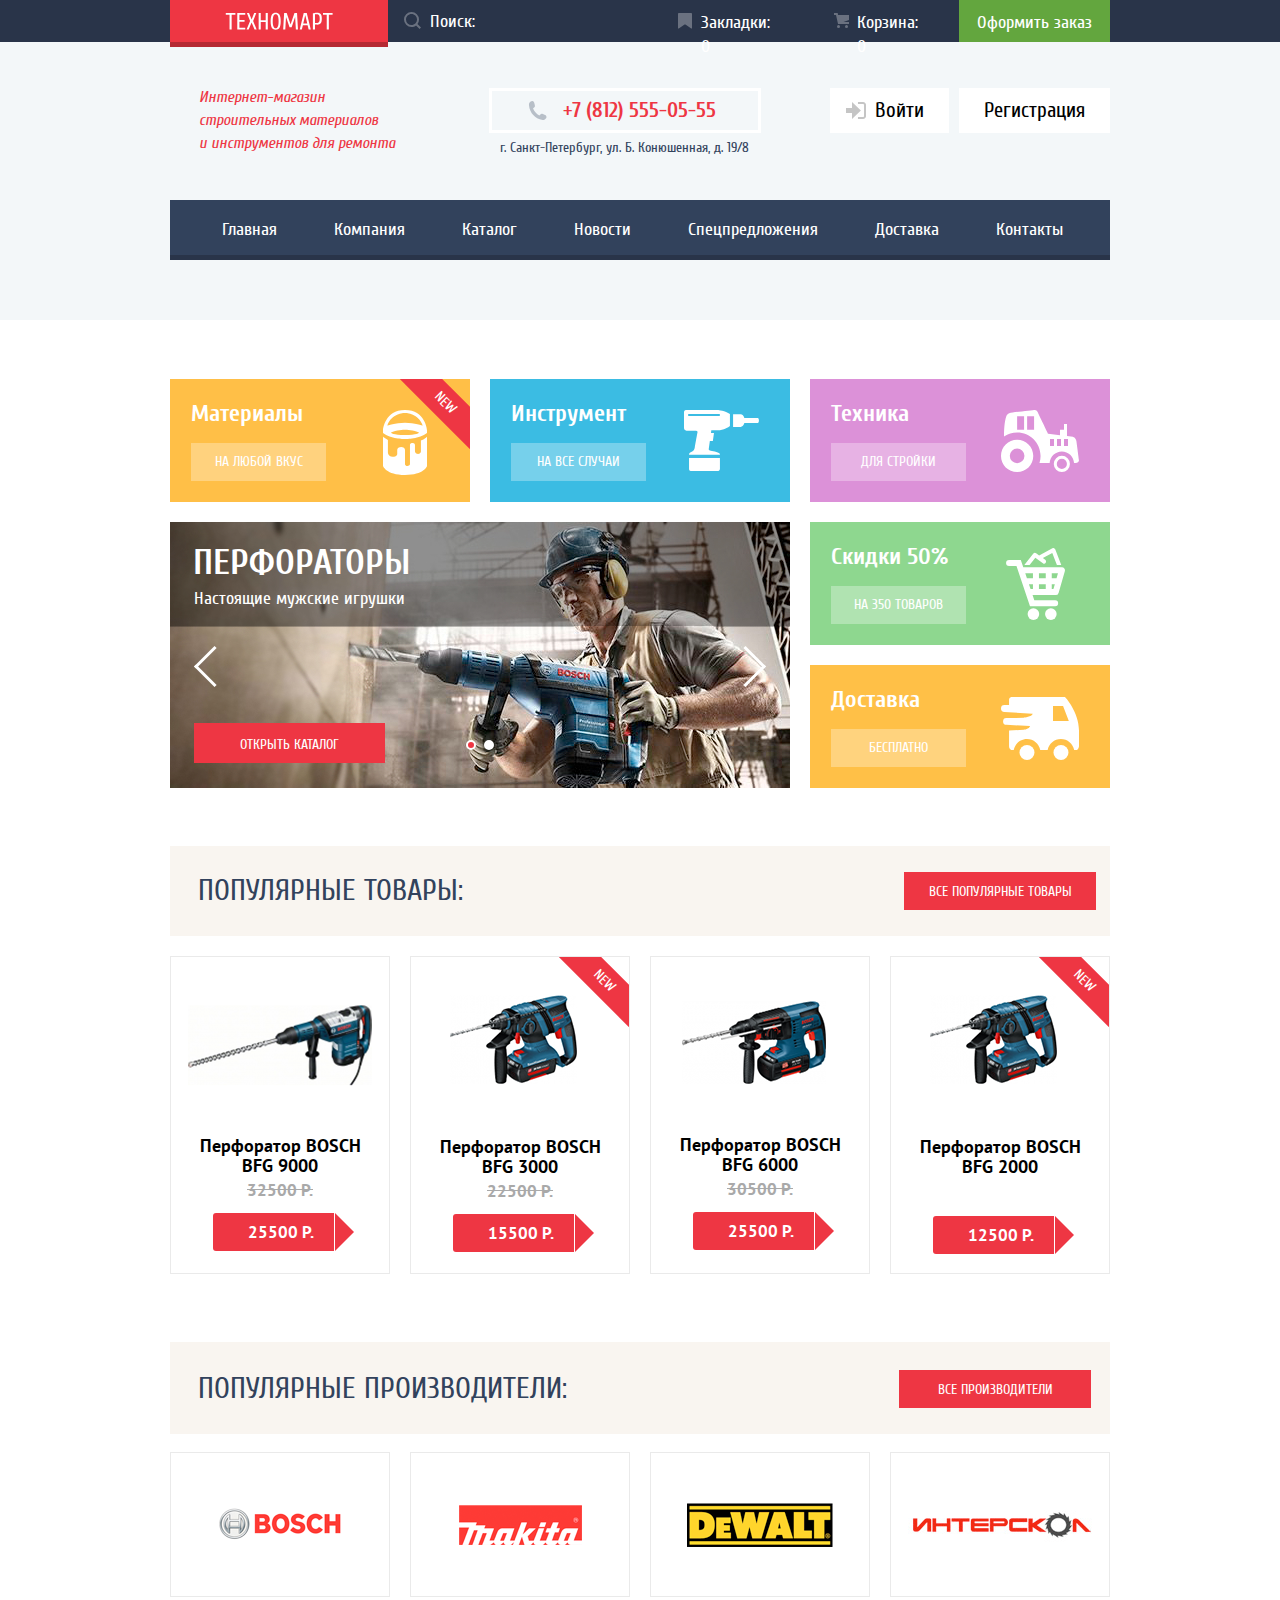
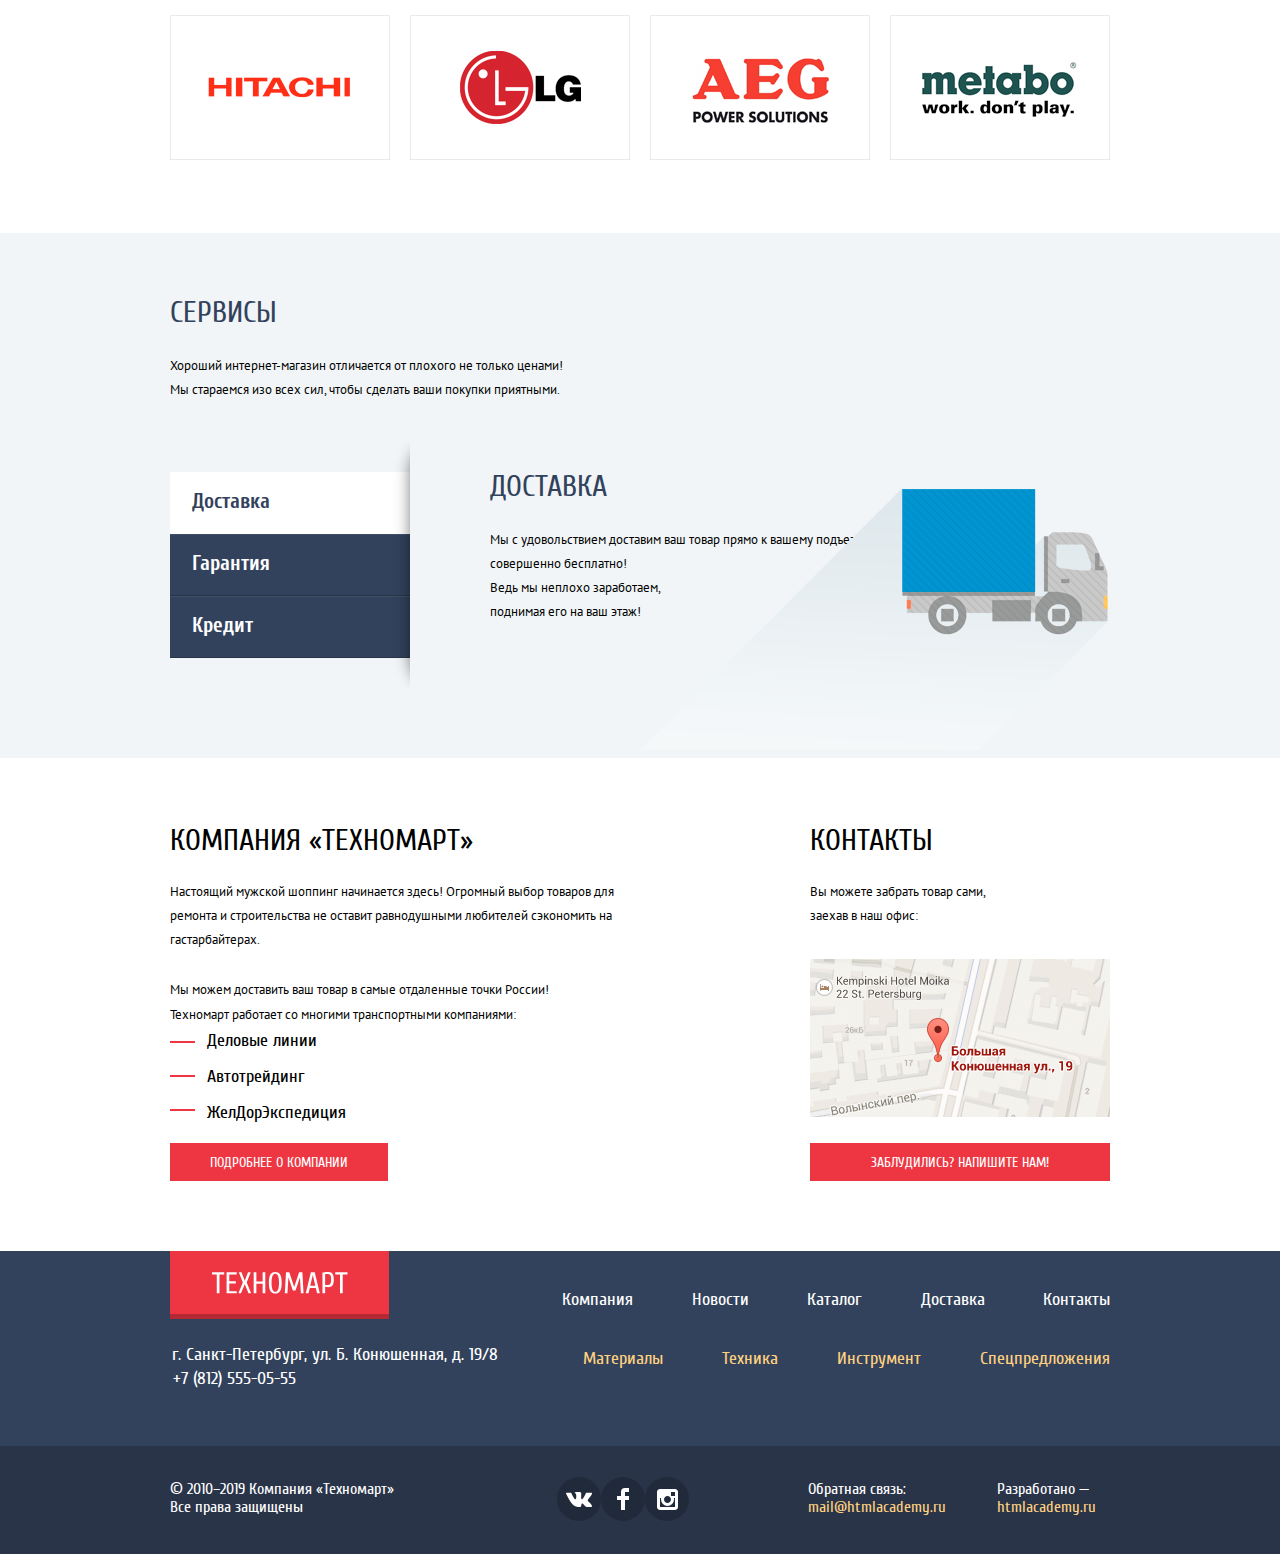
<file: index.html>
<!DOCTYPE html>
<html class="page" lang="ru">

<head>
  <meta charset="utf-8" />
  <title>HTML Academy: Техномарт</title>
  <link href="css/style.css" rel="stylesheet" />
</head>

<body class="page-body">
  <div class="header-color">
    <header class="font-secondary">
      <div class="header-footer-bg">
        <section class="header__top-contols container">
          <div class="header__top-contols_left">
            <a href="index.html">
              <img class="logo" src="img/svg-technomart/logo-technomart.svg" alt="Логотип" width="108" height="18" />
            </a>
            <form class="header__search" action="https://echo.htmlacademy.ru/courses" method="post">
              <label>
                <input class="header__search-input" type="text" placeholder="Поиск:" />
              </label>
              <span class="header__search-icon"></span>
            </form>
          </div>
          <div class="header__top-contols_right">
            <a class="header__top-nav-element header__shopping-controls header__saved" href="blank.html">Закладки: 0</a>
            <a class="header__top-nav-element header__shopping-controls-index" href="blank.html">Корзина: 0</a>
            <a class="button button_secondary header__shopping-controls header__top-nav-element" href="blank.html">Оформить заказ</a>
          </div>
        </section>
      </div>
      <section class="container">
        <div class="header-content">
          <h1 class="header__heading">
            Интернет-магазин строительных материалов и&nbsp;инструментов для
            ремонта
          </h1>
          <div class="header__phone-adress">
            <a class="header__phone" href="tel:+78125550555">+7 (812) 555-05-55</a>
            <p class="header__address">г. Санкт-Петербург, ул. Б. Конюшенная, д. 19/8</p>
          </div>
          <ul class="list-unstyle header__enter-registration">
            <li>
              <a class="header__login header__login_enter" href="blank.html">Войти</a>
            </li>
            <li>
              <a class="header__login" href="blank.html">Регистрация</a>
            </li>
          </ul>
        </div>
      </section>
      <nav class="container">
        <ul class="list-unstyle header__navigation">
          <li class="header__navigation-link-wrapper">
            <a class="link link_secondary header__navigation-link" href="blank.html">Главная</a>
          </li>
          <li class="header__navigation-link-wrapper">
            <a class="link link_secondary header__navigation-link" href="blank.html">Компания</a>
          </li>
          <li class="header__navigation-link-wrapper">
            <a class="link link_secondary header__navigation-link" href="catalog.html">Каталог</a>
          </li>
          <li class="header__navigation-link-wrapper">
            <a class="link link_secondary header__navigation-link" href="blank.html">Новости</a>
          </li>
          <li class="header__navigation-link-wrapper">
            <a class="link link_secondary header__navigation-link" href="blank.html">Спецпредложения</a>
          </li>
          <li class="header__navigation-link-wrapper">
            <a class="link link_secondary header__navigation-link" href="blank.html">Доставка</a>
          </li>
          <li class="header__navigation-link-wrapper">
            <a class="link link_secondary header__navigation-link" href="blank.html">Контакты</a>
          </li>
        </ul>
      </nav>
    </header>
  </div>

  <main>
    <div class="container">
      <div class="options-wrapper">
        <div class="row">
          <div class="col-4">
            <div class="options__card options__materials">
              <span class="text-style-3 options__heading">Материалы</span>
              <a class="options__materials-button options__button">На любой вкус</a>
              <div class="new-ribbon">New</div>
            </div>
          </div>

          <div class="col-4">
            <div class="options__card options__instrument">
              <span class="text-style-3 options__heading">Инструмент</span>
              <a class="options__instrument-button options__button">На все случаи</a>
            </div>
          </div>
          <div class="col-4">
            <div class="options__card options__technics">
              <span class="text-style-3 options__heading">Техника</span>
              <a class="options__technics-button options__button">Для стройки</a>
            </div>
          </div>
          <div class="col-8">
            <div class="options__slider">
              <a href="blank.html" class="option__slider-control option__slider-control_prev"></a>
              <a href="blank.html" class="option__slider-control option__slider-control_next"></a>

              <div class="options__slide options__slide-0">
                <div class="options__slider-shadow">
                  <h2 class="options__slider-heading">Перфораторы</h2>
                  <p class="options__slider-p">Настоящие мужские игрушки</p>
                </div>

                <a href="catalog.html" class="button options__slider-button">Открыть каталог</a>
                <img class="options__slider-image" src="./img/hammer-drill.jpg" alt="Перфоратор" height="266" width="620" />
              </div>

              <div class="options__slide options__slide-1 visually-hidden">
                <div class="options__slider-shadow">
                  <h2 class="options__slider-heading">Дрели</h2>
                  <p class="options__slider-p">Соседям на радость!</p>
                </div>
                <a href="catalog.html" class="button options__slider-button">Открыть каталог</a>
                <img class="options__slider-image" src="./img/drill-picture.jpg" alt="Перфоратор" height="266" width="620" />
              </div>

              <div class="options__indicators">
                <div class="options__indicator options__indicator-0 options__indicator_active"></div>
                <div class="options__indicator options__indicator-1"></div>
              </div>
            </div>
          </div>
          <div class="col-4">
            <div class="options__sale-delivery">
              <div class="options__card options__sale">
                <span class="text-style-3 options__heading">Скидки 50%</span>
                <a class="options__sale-button options__button">На 350 товаров</a>
              </div>
              <div class="options__card options__delivery">
                <span class="text-style-3 options__heading">Доставка</span>
                <a class="options__delivery-button options__button">Бесплатно</a>
              </div>
            </div>
          </div>
        </div>
      </div>

      <!-- top-products -->
      <div class="block-name">
        <h2 class="heading-2">Популярные товары:</h2>
        <a class="button block-name__button">Все популярные товары</a>
      </div>
      <ul class="list-unstyle catalog">
        <li class="product">
          <img src="img/hammer-drill-9000.png" width="184" height="164" alt="Перфоратор BOSCH BFG 9000" class="product__image product__image_first" />

          <div class="product__buy-save">
            <a class="button_secondary product__buy" href="blank.html">Купить</a>
            <a class="button_tertiary" href="blank.html">В закладки</a>
          </div>
          <a class="product__heading" href="blank.html">Перфоратор BOSCH BFG 9000</a>
          <p class="product__old-price">32500 р.</p>
          <button class="product__new-price">25500 р.</button>
        </li>
        <li class="product">
          <img class="product__image product__image_new" src="img/hammer-drill-3000.png" width="127" height="112" alt="Перфоратор BOSCH BFG 3000" />
          <div class="new-ribbon">New</div>
          <div class="product__buy-save">
            <a class="button_secondary product__buy" href="blank.html">
              Купить
            </a>
            <a class="button_tertiary" href="blank.html">
              В закладки
            </a>
          </div>
          <a class="product__heading">
            Перфоратор BOSCH BFG 3000
          </a>
          <p class="product__old-price">22500 р.</p>
          <button class="product__new-price">15500 р.</button>
        </li>
        <li class="product">
          <img class="product__image" src="img/hammer-drill-6000.png" width="144" height="128" alt="Перфоратор BOSCH BFG 6000" />
          <div class="product__buy-save">
            <a class="button_secondary product__buy" href="blank.html">
              Купить
            </a>
            <a class="button_tertiary" href="blank.html">
              В закладки
            </a>
          </div>
          <a class="product__heading">Перфоратор BOSCH BFG 6000</a>
          <p class="product__old-price">30500 р.</p>
          <button class="product__new-price">25500 р.</button>
        </li>
        <li class="product">
          <img class="product__image product__image_new product__image_without-price" src="img/hammer-drill-2000.png" width="127" height="112" alt="Перфоратор BOSCH BFG 2000" />
          <div class="new-ribbon">New</div>
          <div class="product__buy-save">
            <a class="button_secondary product__buy" href="blank.html">
              Купить
            </a>
            <a class="button_tertiary" href="blank.html">
              В закладки
            </a>
          </div>
          <a class="product__heading product__heading_without-old-price">
            Перфоратор BOSCH BFG 2000
          </a>
          <div class="product__new-price">
            12500 Р.
          </div>
        </li>
      </ul>
      <div class="block-name popular-brands">
        <h2 class="heading-2">Популярные производители:</h2>
        <a class="button block-name__button">Все производители</a>
      </div>
      <div class="row">
        <div class="col-3">
          <a class="brand" href="blank.html">
            <img src="./img/bosch.png" alt="bosch" width="126" height="37" />
          </a>
        </div>
        <div class="col-3">
          <a class="brand" href="blank.html">
            <img src="./img/makita.png" alt="makita" width="123" height="40" />
          </a>
        </div>
        <div class="col-3">
          <a class="brand" href="blank.html">
            <img src="./img/dewalt.png" alt="dewalt" width="146" height="44" />
          </a>
        </div>
        <div class="col-3">
          <a class="brand" href="blank.html">
            <img src="./img/interscol.png" alt="interscol" width="200" height="76" />
          </a>
        </div>
        <div class="col-3">
          <a class="brand" href="blank.html">
            <img src="./img/hitachi.png" alt="hitachi" width="169" height="31" />
          </a>
        </div>
        <div class="col-3">
          <a class="brand" href="blank.html">
            <img src="./img/lg.png" alt="lg" width="121" height="73" />
          </a>
        </div>
        <div class="col-3">
          <a class="brand" href="blank.html">
            <img src="./img/aeg.png" alt="aeg" width="151" height="98" />
          </a>
        </div>
        <div class="col-3">
          <a class="brand" href="blank.html">
            <img src="./img/metabo.png" alt="metabo" width="206" height="73" />
          </a>
        </div>
      </div>
    </div>
    <div class="opportunity">
      <div class="container">
        <div class="opportunity__service">
          <h2 class="heading-2 opportunity__heading">Сервисы</h2>
          <p>
            Хороший интернет-магазин отличается от плохого не только ценами!
            Мы стараемся изо всех сил, чтобы сделать ваши покупки приятными.
          </p>
        </div>
        <div class="row">
          <div class="col-4">
            <div class="opportunity__list">
              <div class="opportunity__list-companent opportunity__list-companent_active">
                Доставка
              </div>
              <div class="opportunity__list-companent">
                Гарантия
              </div>
              <div class="opportunity__list-companent">
                Кредит
              </div>
            </div>
          </div>
          <div class="col-5">
            <div class="opportunity__changing-block opportunity__delivery">
              <h2 class="heading-2 opportunity__heading">
                Доставка
              </h2>
              <p>
                Мы с удовольствием доставим ваш товар прямо
                к&nbsp;вашему&nbsp;подъезду совершенно бесплатно!
              </p>
              <p>
                Ведь мы неплохо заработаем,<br />поднимая его на ваш этаж!
              </p>
            </div>

            <div class="opportunity__changing-block opportunity__guarantee visually-hidden">
              <h2 class="heading-2 opportunity__heading">
                Гарантия
              </h2>
              <p>
                Если купленный у нас товар поломается или заискрит,<br />
                а также в случае пожара, спровоцированного его<br />
                возгоранием, вы всегда можете быть уверены в нашей<br />
                гарантии. Мы обменяем сгоревший товар на новый.<br />
                Дом уж восстановите как-нибудь сами.
              </p>
            </div>
            <div class="opportunity__changing-block opportunity__credit visually-hidden">
              <h2 class="heading-2 opportunity__heading">
                Кредит
              </h2>
              <p>
                Залезть в долговую яму стало проще!<br />Кредитные
                консультанты придут вам на помощь.
              </p>
              <a class="button opportunity__credit-button" href="blank.html">Отправить заявку</a>
            </div>
          </div>
        </div>
      </div>
    </div>

    <div class="main container">
      <div class="row main__columns">
        <div class="col-6">
          <h2 class="heading-2 heading-2_secondary">
            Компания «Техномарт»
          </h2>
          <p class="text-style-4">
            Настоящий мужской шоппинг начинается здесь! Огромный выбор товаров
            для ремонта и строительства не оставит равнодушными любителей
            сэкономить на гастарбайтерах.
          </p>
          <p class="text-style-reset">
            Мы можем доставить ваш товар в самые отдаленные точки России!
          </p>
          <p class="text-style-reset transport-company-text">
            Техномарт работает со многими транспортными компаниями:
          </p>
          <ul class="list-unstyle">
            <li class="transport-company">Деловые линии</li>
            <li class="transport-company">Автотрейдинг</li>
            <li class="transport-company">ЖелДорЭкспедиция</li>
          </ul>
          <a class="button about-company" href="blank.html">
            Подробнее о компании
          </a>
        </div>
        <div class="col-4">
          <h2 class="heading-2 heading-2_secondary">Контакты</h2>
          <p class="text-style-4">
            Вы можете забрать товар сами,<br />заехав в наш офис:
          </p>
          <a href="https://www.google.ru/maps/place/Большая+Конюшенная+ул.,+19,+Санкт-Петербург,+191186/@59.9387969,30.3208946,17z/data=!3m1!4b1!4m5!3m4!1s0x4696310fca5ba729:0xea9c53d4493c879f!8m2!3d59.9387942!4d30.3230833?hl=ru">
            <img class="wide main__map" src="img/map.png" width="300" height="158" alt="Карта" />
          </a>
          <a class="button wide write-us" href="feedback.html">
            Заблудились? Напишите нам!
          </a>
        </div>
      </div>
    </div>
  </main>

  <footer class="footer font-secondary">
    <div class="container">
      <div class="footer__first-row">
        <a class="logo logo-footer" href="index.html">
          <img src="img/svg-technomart/logo-technomart.svg" alt="Логотип" width="138" height="23" />
        </a>
        <ul class="list-unstyle footer__first-row-links">
          <li>
            <a href="blank.html" class="link link_secondary">Компания</a>
          </li>
          <li>
            <a href="blank.html" class="link link_secondary">Новости</a>
          </li>
          <li>
            <a href="catalog.html" class="link link_secondary">Каталог</a>
          </li>
          <li>
            <a href="blank.html" class="link link_secondary">Доставка</a>
          </li>
          <li>
            <a href="blank.html" class="link link_secondary">Контакты</a>
          </li>
        </ul>
      </div>
    </div>

    <div class="container footer__second-row">
      <div>
        <p class="footer__address">
          г. Санкт-Петербург, ул. Б. Конюшенная, д. 19/8
        </p>
        <a class="text-style footer__phone" href="tel:+78125550555">+7 (812) 555-05-55</a>
      </div>
      <div>
        <ul class="list-unstyle footer__second-row-links">
          <li>
            <a href="blank.html" class="link footer__second-links">Материалы</a>
          </li>
          <li>
            <a href="blank.html" class="link footer__second-links">Техника</a>
          </li>
          <li>
            <a href="blank.html" class="link footer__second-links">Инструмент</a>
          </li>
          <li>
            <a href="blank.html" class="link footer__second-links">Спецпредложения</a>
          </li>
        </ul>
      </div>
    </div>

    <div class="header-footer-bg">
      <div class="container">
        <div class="footer-bottom">
          <div class="text-style-2">
            <p class="text-style-reset">
              © 2010–2019 Компания «Техномарт»
            </p>
            <p class="text-style-reset">
              Все права защищены
            </p>
          </div>
          <ul class="list-unstyle footer__socials">
            <li>
              <a class="social-button" href="#">
                <span class="visually-hidden">Vkontakte</span>
                <svg xmlns="http://www.w3.org/2000/svg" width="26" height="15" viewBox="0 0 26 15">
                  <path fill="#FFF" d="M16.138 11.51c.956-.309 2.18 2.04 3.483 2.939.978.681 1.727.534 1.727.534l3.473-.05s1.815-.112.957-1.554c-.071-.12-.503-1.069-2.585-3.022-2.177-2.043-1.882-1.712.739-5.244 1.597-2.153 2.236-3.468 2.036-4.028-.192-.539-1.365-.399-1.365-.399L20.69.713c-.381.001-.704.119-.851.515-.003.004-.621 1.666-1.445 3.079-1.741 2.989-2.436 3.148-2.724 2.961-.661-.433-.494-1.737-.494-2.664 0-2.897.432-4.105-.846-4.417-.427-.104-.739-.172-1.828-.182-1.392-.021-2.574 0-3.244.329-.445.223-.786.712-.579.74.26.035.843.16 1.155.586.401.552.389 1.789.389 1.789s.229 3.411-.54 3.834c-.528.29-1.25-.302-2.803-3.016-.793-1.388-1.392-2.922-1.392-2.922s-.116-.285-.326-.441c-.25-.185-.6-.244-.6-.244L.848.684S.29.7.085.946c-.182.218-.015.668-.015.668s2.909 6.881 6.203 10.347c3.02 3.182 6.452 2.971 6.452 2.971h1.555s.469-.054.709-.312c.224-.24.214-.691.214-.691s-.031-2.109.935-2.419z" />
                </svg>
              </a>
            </li>
            <li>
              <a class="social-button" href="#">
                <span class="visually-hidden">Facebook</span>
                <svg xmlns="http://www.w3.org/2000/svg" width="12" height="22" viewBox="0 0 12 22">
                  <path fill="#FFF" d="M12 4V0H8a4 4 0 0 0-4 4v4H0v4h4v10h4V12h4V8H8V4h4z" />
                </svg>
              </a>
            </li>
            <li>
              <a class="social-button" href="#">
                <span class="visually-hidden">Instagram</span>
                <svg xmlns="http://www.w3.org/2000/svg" width="21" height="21" viewBox="0 0 21 21">
                  <path fill="#FFF" d="M18 0H3C1.35 0 0 1.35 0 3v15c0 1.65 1.35 3 3 3h15c1.65 0 3-1.35 3-3V3c0-1.65-1.35-3-3-3zm-7.5 7c1.93 0 3.5 1.57 3.5 3.5S12.43 14 10.5 14 7 12.43 7 10.5 8.57 7 10.5 7zM18 18H3V9h1.181A6.504 6.504 0 0 0 4 10.5a6.5 6.5 0 1 0 13 0 6.45 6.45 0 0 0-.181-1.5H18v9zm0-11h-4V3h4v4z" />
                </svg>
              </a>
            </li>
          </ul>
          <div class="footer__feedback">
            <div class="footer__feedback-elements">
              <p class="text-style-2 text-style-reset">
                Обратная связь:
              </p>
              <a class="link link_tertiary" href="#">
                mail@htmlacademy.ru
              </a>
            </div>
            <div class="footer__feedback-elements">
              <p class="text-style-2 text-style-reset">
                Разработано —
              </p>
              <a class="link link_tertiary" href="https://htmlacademy.ru/intensive/htmlcss">
                htmlacademy.ru
              </a>
            </div>
          </div>
        </div>
      </div>
    </div>
  </footer>

  <div class="visually-hidden modal modal-map">
    <button type="button" class="modal__close modal-map__close"></button>
    <iframe src="https://www.google.com/maps/embed?pb=!1m14!1m8!1m3!1d3997.132886982348!2d30.3224299!3d59.9393361!3m2!1i1024!2i768!4f13.1!3m3!1m2!1s0x4696310fca5ba729%3A0xea9c53d4493c879f!2z0JHQvtC70YzRiNCw0Y8g0JrQvtC90Y7RiNC10L3QvdCw0Y8g0YPQuy4sIDE5LCDQodCw0L3QutGCLdCf0LXRgtC10YDQsdGD0YDQsywgMTkxMTg2!5e0!3m2!1sru!2sru!4v1594832554154!5m2!1sru!2sru" width="943" height="449" allowfullscreen title="Адрес"></iframe>
  </div>

  <div class="visually-hidden modal modal-feedback-form">
    <button type="button" class="modal-feedback-form__close modal__close"></button>
    <form action="https://echo.htmlacademy.ru" class="modal-feedback-form__form" method="post">
      <div class="modal-feedback-form__content">
        <div class="modal-feedback-form__contacts-wrapper">
          <div class="row">
            <div class="col-6">
              <label class="modal-feedback-form__label" for="checkout_name">
                Ваше имя:
              </label>
              <input class="input input_wide modal-feedback-form__text-input" id="checkout_name" type="text" name="name" placeholder="Имя Фамилия" required />
            </div>
            <div class="col-6">
              <label class="modal-feedback-form__label" for="checkout_email">
                Ваш e-mail:
              </label>
              <input class="input input_wide modal-feedback-form__text-input" id="checkout_email" type="email" name="email" placeholder="email@example.com" required />
            </div>
          </div>
        </div>

        <div class="modal-feedback-form__message-wrapper">
          <label class="modal-feedback-form__label" for="checkout_message">
            Текст письма:
          </label>
          <textarea class="textarea textarea_wide modal-feedback-form__text-input modal-feedback-form__text-input_textarea" id="checkout_message" name="message" placeholder="В свободной форме" required></textarea>
        </div>
      </div>

      <div class="modal__actions">
        <div class="modal-feedback-form__content">
          <button type="submit" class="button button_wide modal-feedback-form__submit">
            Отправить
          </button>
        </div>
      </div>
    </form>
  </div>

  <div class="modal modal-cart-add visually-hidden">
    <button type="button" class="modal__close modal-cart-add__close"></button>
    <div class="modal-cart-add__content">
      <p class="text-style-3 modal-cart-add__p">Товар добавлен в корзину!</p>
    </div>
    <div class="modal__actions">
      <a class="button" href="blank.html">Оформить заказ</a>
      <button class="button modal-cart-add__continue">
        Продолжить покупки
      </button>
    </div>
  </div>

  <script src="js/common.min.js"></script>
  <script src="js/index.min.js"></script>
</body>

</html>
</file>
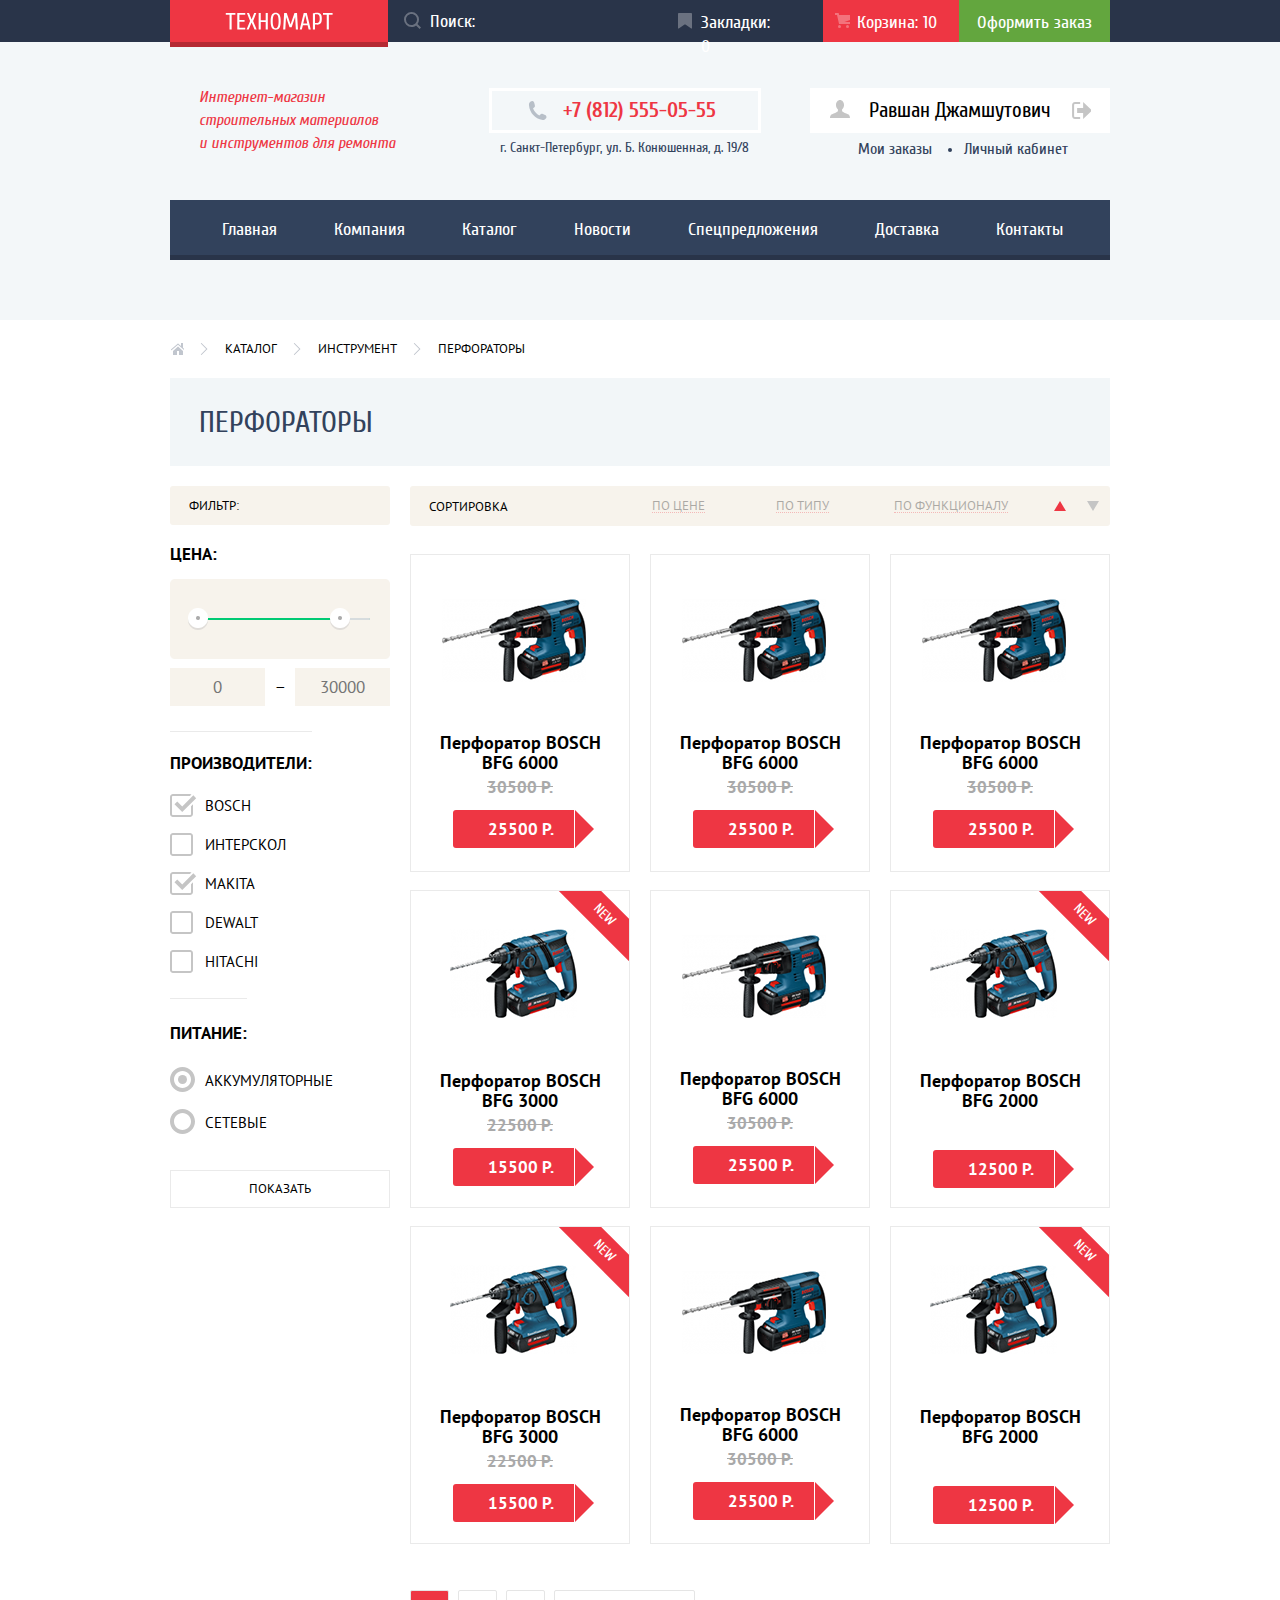
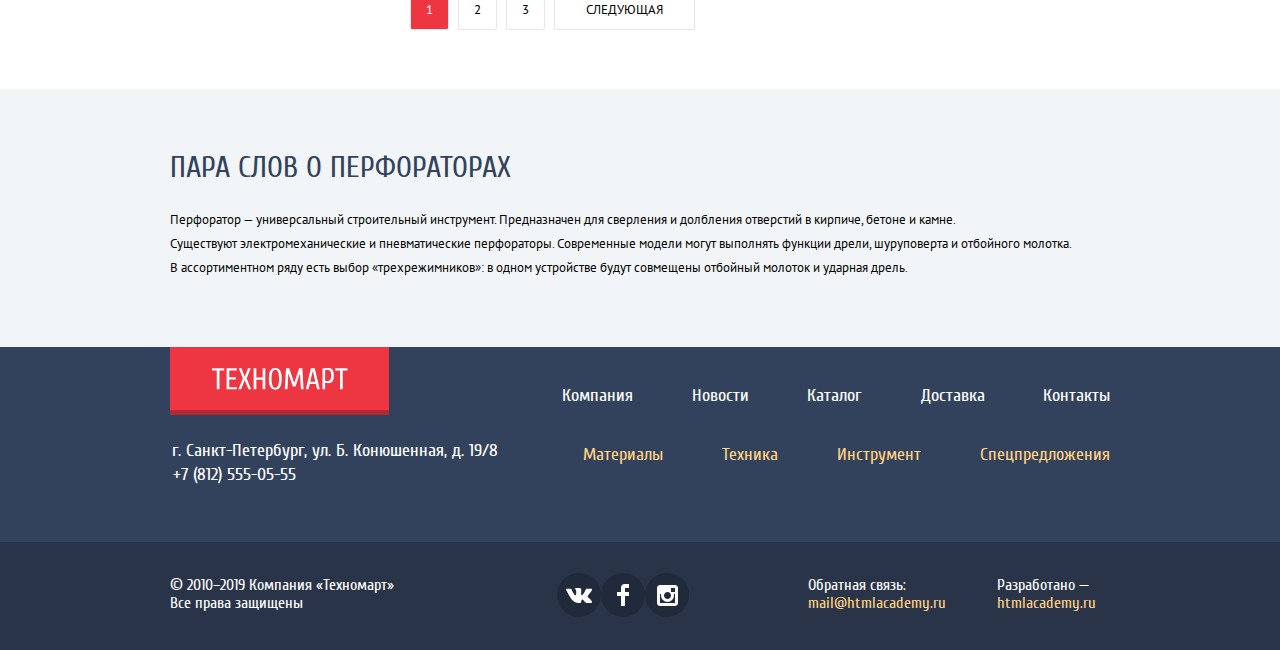
<file: catalog.html>
<!DOCTYPE html>
<html class="page" lang="ru">

<head>
  <meta charset="utf-8" />
  <title>HTML Academy: Техномарт</title>
  <link href="css/style.css" rel="stylesheet" />
</head>

<body class="page-body">
  <div class="header-color">
    <header class="font-secondary">
      <div class="header-footer-bg">
        <section class="header__top-contols container">
          <div class="header__top-contols_left">
            <a href="index.html">
              <img class="logo" src="img/svg-technomart/logo-technomart.svg" alt="Логотип" width="108" height="18" />
            </a>
            <form class="header__search" action="https://echo.htmlacademy.ru/courses" method="post">
              <label>
                <input class="header__search-input" type="text" placeholder="Поиск:" />
              </label>
              <span class="header__search-icon"></span>
            </form>
          </div>
          <div class="header__top-contols_right">
            <a class="header__top-nav-element header__shopping-controls header__saved" href="blank.html">
              Закладки: 0
            </a>
            <a class="button header__shopping-controls header__shopping-controls-catalog" href="blank.html">
              Корзина: 10
            </a>
            <a class="button button_secondary header__shopping-controls header__top-nav-element header__top-nav-element_narrow" href="blank.html">
              Оформить заказ
            </a>
          </div>
        </section>
      </div>
      <section class="container">
        <div class="header-content">
          <h1 class="header__heading">
            Интернет-магазин строительных материалов и&nbsp;инструментов для
            ремонта
          </h1>
          <div>
            <a class="header__phone" href="tel:+78125550555">
              +7 (812) 555-05-55
            </a>
            <p class="header__address">
              г. Санкт-Петербург, ул. Б. Конюшенная, д. 19/8
            </p>
          </div>
          <div class="header-content-right">
            <a class="header__login header__login_name" href="blank.html">
              Равшан Джамшутович
            </a>
            <a class="log-out" href="blank.html"></a>
            <ul class="list-unstyle header__login-personal">
              <li>
                <a class="header__login_catalog" href="blank.html">
                  Мои заказы
                </a>
              </li>
              <li>
                <a class="header__login_catalog" href="blank.html">
                  Личный кабинет
                </a>
              </li>
            </ul>
          </div>
        </div>
      </section>
      <nav class="container">
        <ul class="list-unstyle header__navigation">
          <li class="header__navigation-link-wrapper">
            <a class="link link_secondary header__navigation-link" href="index.html">
              Главная
            </a>
          </li>
          <li class="header__navigation-link-wrapper">
            <a class="link link_secondary header__navigation-link" href="blank.html">
              Компания
            </a>
          </li>
          <li class="header__navigation-link-wrapper">
            <a class="link link_secondary header__navigation-link" href="catalog.html">
              Каталог
            </a>
          </li>
          <li class="header__navigation-link-wrapper">
            <a class="link link_secondary header__navigation-link" href="blank.html">
              Новости
            </a>
          </li>
          <li class="header__navigation-link-wrapper">
            <a class="link link_secondary header__navigation-link" href="blank.html">
              Спецпредложения
            </a>
          </li>
          <li class="header__navigation-link-wrapper">
            <a class="link link_secondary header__navigation-link" href="blank.html">
              Доставка
            </a>
          </li>
          <li class="header__navigation-link-wrapper">
            <a class="link link_secondary header__navigation-link" href="blank.html">
              Контакты
            </a>
          </li>
        </ul>
      </nav>
    </header>
  </div>

  <main>
    <div class="container">
      <ul class="breadcrumbs">
        <li class="breadcrumbs__element"></li>
        <li class="breadcrumbs__element">Каталог</li>
        <li class="breadcrumbs__element">Инструмент</li>
        <li class="breadcrumbs__element">Перфораторы</li>
      </ul>
      <div class="block-name-drill panel">
        <h1 class="heading-2">Перфораторы</h1>
      </div>
      <div class="row">
        <div class="col-3">
          <form action="https://echo.htmlacademy.ru" method="post">
            <div class="panel-2">
              <h4 class="panel-2__heading heading-4">Фильтр:</h4>
            </div>
            <h3 class="filter-heading filter-heading_price">Цена:</h3>
            <div class="panel-2__price"></div>
            <div class="price-gradation">
              <label>
                <input class="price-gradation__input" type="text" id="low-price" placeholder="0" />
              </label>
              <p>—</p>
              <label>
                <input class="price-gradation__input" type="text" placeholder="30000" id="high-price" />
              </label>
            </div>
            <fieldset class="filter__fieldset">
              <legend class="filter-heading filter-heading_2">
                Производители:
              </legend>
              <ul class="list-unstyle filter">
                <li>
                  <div class="checkbox">
                    <input id="filter-bosch" class="checkbox__input" type="checkbox" name="Bosch" checked />
                    <label for="filter-bosch" class="checkbox__label">
                      Bosch
                    </label>
                  </div>
                </li>
                <li>
                  <div class="checkbox">
                    <input id="filter-interskol" class="checkbox__input" type="checkbox" name="Interscol" />
                    <label for="filter-interskol" class="checkbox__label">
                      Интерскол
                    </label>
                  </div>
                </li>
                <li>
                  <div class="checkbox">
                    <input id="filter-makita" class="checkbox__input" type="checkbox" name="Makita" checked />
                    <label for="filter-makita" class="checkbox__label">
                      Makita
                    </label>
                  </div>
                </li>
                <li>
                  <div class="checkbox">
                    <input id="filter-dewalt" class="checkbox__input" type="checkbox" name="Dewalt" />
                    <label for="filter-dewalt" class="checkbox__label">
                      Dewalt
                    </label>
                  </div>
                </li>
                <li>
                  <div class="checkbox">
                    <input id="filter-hitachi" class="checkbox__input" type="checkbox" name="Hitachi" />
                    <label for="filter-hitachi" class="checkbox__label">
                      Hitachi
                    </label>
                  </div>
                </li>
              </ul>
            </fieldset>
            <fieldset class="filter__fieldset">
              <legend class="filter-heading filter__power">
                Питание:
              </legend>
              <ul class="list-unstyle filter__power-system">
                <li>
                  <div class="checkbox radio">
                    <input id="filter-rechargeable" class="radio__input" type="radio" name="type" value="Rechargeable" checked />
                    <label for="filter-rechargeable" class="radio__label">
                      Аккумуляторные
                    </label>
                  </div>
                </li>
                <li>
                  <div class="checkbox radio">
                    <input id="filter-network" class="radio__input" type="radio" name="type" value="Network" />
                    <label for="filter-network" class="radio__label">
                      Сетевые
                    </label>
                  </div>
                </li>
              </ul>
            </fieldset>
            <button class="heading-4 filter__button-show" type="submit">
              Показать
            </button>
          </form>
        </div>

        <div class="col-9">
          <div class="panel-2 sort">
            <h4 class="panel-2__heading heading-4">Сортировка</h4>
            <div>
              <a class="panel__filter-sort_part panel__filter-sort_part-1" href="blank.html">
                По цене
              </a>
            </div>
            <div>
              <a class="panel__filter-sort_part panel__filter-sort_part-2" href="blank.html">
                По типу
              </a>
            </div>
            <div>
              <a class="panel__filter-sort_part panel__filter-sort_part-3" href="blank.html">
                По функционалу
              </a>
            </div>
            <a class="button-sort panel__filter-sort_part-4">
              <span class="visually-hidden">По возрастанию</span>
            </a>
            <a class="button-sort__desc panel__filter-sort_part-5">
              <span class="visually-hidden">По убыванию</span>
            </a>
          </div>

          <section>
            <ul class="list-unstyle catalog catalog_page-catalog">
              <li class="product">
                <img class="product__image" src="img/hammer-drill-6000.png" width="144" height="128" alt="Перфоратор BOSCH BFG 6000" />
                <div class="product__buy-save">
                  <a class="button_secondary product__buy" href="blank.html">
                    Купить
                  </a>
                  <a class="button_tertiary" href="blank.html">
                    В закладки
                  </a>
                </div>
                <a class="product__heading">Перфоратор BOSCH BFG 6000</a>
                <p class="product__old-price">30500 р.</p>
                <button class="product__new-price">25500 р.</button>
              </li>
              <li class="product">
                <img class="product__image" src="img/hammer-drill-6000.png" width="144" height="128" alt="Перфоратор BOSCH BFG 6000" />

                <div class="product__buy-save">
                  <a class="button_secondary product__buy" href="blank.html">
                    Купить
                  </a>
                  <a class="button_tertiary" href="blank.html">
                    В закладки
                  </a>
                </div>
                <a class="product__heading">Перфоратор BOSCH BFG 6000</a>
                <p class="product__old-price">30500 Р.</p>
                <div class="product__new-price">25500 Р.</div>
              </li>
              <li class="product">
                <img class="product__image" src="img/hammer-drill-6000.png" width="144" height="128" alt="Перфоратор BOSCH BFG 6000" />
                <div class="product__buy-save">
                  <a class="button_secondary product__buy" href="blank.html">
                    Купить
                  </a>
                  <a class="button_tertiary" href="blank.html">
                    В закладки
                  </a>
                </div>
                <a class="product__heading">Перфоратор BOSCH BFG 6000</a>
                <p class="product__old-price">30500 р.</p>
                <button class="product__new-price">25500 р.</button>
              </li>
              <li class="product">
                <img class="product__image product__image_new" src="img/hammer-drill-3000.png" width="127" height="112" alt="Перфоратор BOSCH BFG 3000" />
                <div class="new-ribbon">New</div>
                <div class="product__buy-save">
                  <a class="button_secondary product__buy" href="blank.html">
                    Купить
                  </a>
                  <a class="button_tertiary" href="blank.html">
                    В закладки
                  </a>
                </div>
                <a class="product__heading">
                  Перфоратор BOSCH BFG 3000
                </a>
                <p class="product__old-price">22500 р.</p>
                <button class="product__new-price">15500 р.</button>
              </li>
              <li class="product">
                <img class="product__image" src="img/hammer-drill-6000.png" width="144" height="128" alt="Перфоратор BOSCH BFG 6000" />
                <div class="product__buy-save">
                  <a class="button_secondary product__buy" href="blank.html">
                    Купить
                  </a>
                  <a class="button_tertiary" href="blank.html">
                    В закладки
                  </a>
                </div>
                <a class="product__heading">Перфоратор BOSCH BFG 6000</a>
                <p class="product__old-price">30500 Р.</p>
                <div class="product__new-price">25500 Р.</div>
              </li>
              <li class="product">
                <img class="product__image product__image_new product__image_without-price" src="img/hammer-drill-2000.png" width="127" height="112" alt="Перфоратор BOSCH BFG 2000" />
                <div class="new-ribbon">New</div>
                <div class="product__buy-save">
                  <a class="button_secondary product__buy" href="blank.html">
                    Купить
                  </a>
                  <a class="button_tertiary" href="blank.html">
                    В закладки
                  </a>
                </div>
                <a class="product__heading product__heading_without-old-price">
                  Перфоратор BOSCH BFG 2000
                </a>
                <div class="product__new-price">
                  12500 Р.
                </div>
              </li>
              <li class="product">
                <img class="product__image product__image_new"  src="img/hammer-drill-3000.png" width="127" height="112" alt="Перфоратор BOSCH BFG 3000" />
                <div class="new-ribbon">New</div>
                <div class="product__buy-save">
                  <a class="button_secondary product__buy" href="blank.html">
                    Купить
                  </a>
                  <a class="button_tertiary" href="blank.html">
                    В закладки
                  </a>
                </div>
                <a class="product__heading">Перфоратор BOSCH BFG 3000</a>
                <p class="product__old-price">22500 Р.</p>
                <div class="product__new-price">15500 Р.</div>
              </li>
              <li class="product">
                <img class="product__image" src="img/hammer-drill-6000.png" width="144" height="128" alt="Перфоратор BOSCH BFG 6000" />
                <div class="product__buy-save">
                  <a class="button_secondary product__buy" href="blank.html">
                    Купить
                  </a>
                  <a class="button_tertiary" href="blank.html">
                    В закладки
                  </a>
                </div>
                <a class="product__heading">Перфоратор BOSCH BFG 6000</a>
                <p class="product__old-price">30500 Р.</p>
                <div class="product__new-price">25500 Р.</div>
              </li>
              <li class="product">
                <img class="product__image product__image_new product__image_without-price" src="img/hammer-drill-2000.png" width="127" height="112" alt="Перфоратор BOSCH BFG 2000" />
                <div class="new-ribbon">New</div>
                <div class="product__buy-save">
                  <a class="button_secondary product__buy" href="blank.html">
                    Купить
                  </a>
                  <a class="button_tertiary" href="blank.html">
                    В закладки
                  </a>
                </div>
                <a class="product__heading product__heading_without-old-price">
                  Перфоратор BOSCH BFG 2000
                </a>
                <div class="product__new-price">
                  12500 Р.
                </div>
              </li>
            </ul>
          </section>
        </div>
      </div>

      <div class="row">
        <div class="col-3"></div>
        <div class="col-9">
          <div class="pagination">
            <a class="pagination__number pagination_active">1</a>
            <a class="pagination__number">2</a>
            <a class="pagination__number">3</a>
            <a class="pagination__number pagination__next">Следующая</a>
          </div>
        </div>
      </div>
    </div>
    <section class="about-drill">
      <div class="container">
        <h2 class="heading-2">Пара слов о Перфораторах</h2>
        <p class="about-drill__p">
          Перфоратор — универсальный строительный инструмент. Предназначен для
          сверления и долбления отверстий в кирпиче, бетоне и камне.
          Существуют&nbsp;электромеханические и пневматические перфораторы.
          Современные модели могут выполнять функции дрели, шуруповерта и
          отбойного молотка. В ассортиментном ряду есть выбор
          «трехрежимников»: в одном устройстве будут совмещены отбойный
          молоток и ударная дрель.
        </p>
      </div>
    </section>
  </main>
  <footer class="footer font-secondary">
    <div class="container">
      <div class="footer__first-row">
        <a class="logo logo-footer" href="index.html">
          <img src="img/svg-technomart/logo-technomart.svg" alt="Логотип" width="138" height="23" />
        </a>
        <ul class="list-unstyle footer__first-row-links">
          <li>
            <a href="blank.html" class="link link_secondary">Компания</a>
          </li>
          <li>
            <a href="blank.html" class="link link_secondary">Новости</a>
          </li>
          <li>
            <a href="catalog.html" class="link link_secondary">Каталог</a>
          </li>
          <li>
            <a href="blank.html" class="link link_secondary">Доставка</a>
          </li>
          <li>
            <a href="blank.html" class="link link_secondary">Контакты</a>
          </li>
        </ul>
      </div>
    </div>

    <div class="container footer__second-row">
      <div>
        <p class="footer__address">
          г. Санкт-Петербург, ул. Б. Конюшенная, д. 19/8
        </p>
        <a class="text-style footer__phone" href="tel:+78125550555">+7 (812) 555-05-55</a>
      </div>
      <div>
        <ul class="list-unstyle footer__second-row-links">
          <li>
            <a href="blank.html" class="link footer__second-links">Материалы</a>
          </li>
          <li>
            <a href="blank.html" class="link footer__second-links">Техника</a>
          </li>
          <li>
            <a href="blank.html" class="link footer__second-links">Инструмент</a>
          </li>
          <li>
            <a href="blank.html" class="link footer__second-links">Спецпредложения</a>
          </li>
        </ul>
      </div>
    </div>

    <div class="header-footer-bg">
      <div class="container">
        <div class="footer-bottom">
          <div class="text-style-2">
            <p class="text-style-reset">
              © 2010–2019 Компания «Техномарт»
            </p>
            <p class="text-style-reset">
              Все права защищены
            </p>
          </div>
          <ul class="list-unstyle footer__socials">
            <li>
              <a class="social-button" href="#">
                <span class="visually-hidden">Vkontakte</span>
                <svg xmlns="http://www.w3.org/2000/svg" width="26" height="15" viewBox="0 0 26 15">
                  <path fill="#FFF" d="M16.138 11.51c.956-.309 2.18 2.04 3.483 2.939.978.681 1.727.534 1.727.534l3.473-.05s1.815-.112.957-1.554c-.071-.12-.503-1.069-2.585-3.022-2.177-2.043-1.882-1.712.739-5.244 1.597-2.153 2.236-3.468 2.036-4.028-.192-.539-1.365-.399-1.365-.399L20.69.713c-.381.001-.704.119-.851.515-.003.004-.621 1.666-1.445 3.079-1.741 2.989-2.436 3.148-2.724 2.961-.661-.433-.494-1.737-.494-2.664 0-2.897.432-4.105-.846-4.417-.427-.104-.739-.172-1.828-.182-1.392-.021-2.574 0-3.244.329-.445.223-.786.712-.579.74.26.035.843.16 1.155.586.401.552.389 1.789.389 1.789s.229 3.411-.54 3.834c-.528.29-1.25-.302-2.803-3.016-.793-1.388-1.392-2.922-1.392-2.922s-.116-.285-.326-.441c-.25-.185-.6-.244-.6-.244L.848.684S.29.7.085.946c-.182.218-.015.668-.015.668s2.909 6.881 6.203 10.347c3.02 3.182 6.452 2.971 6.452 2.971h1.555s.469-.054.709-.312c.224-.24.214-.691.214-.691s-.031-2.109.935-2.419z" />
                </svg>
              </a>
            </li>
            <li>
              <a class="social-button" href="#">
                <span class="visually-hidden">Facebook</span>
                <svg xmlns="http://www.w3.org/2000/svg" width="12" height="22" viewBox="0 0 12 22">
                  <path fill="#FFF" d="M12 4V0H8a4 4 0 0 0-4 4v4H0v4h4v10h4V12h4V8H8V4h4z" />
                </svg>
              </a>
            </li>
            <li>
              <a class="social-button" href="#">
                <span class="visually-hidden">Instagram</span>
                <svg xmlns="http://www.w3.org/2000/svg" width="21" height="21" viewBox="0 0 21 21">
                  <path fill="#FFF" d="M18 0H3C1.35 0 0 1.35 0 3v15c0 1.65 1.35 3 3 3h15c1.65 0 3-1.35 3-3V3c0-1.65-1.35-3-3-3zm-7.5 7c1.93 0 3.5 1.57 3.5 3.5S12.43 14 10.5 14 7 12.43 7 10.5 8.57 7 10.5 7zM18 18H3V9h1.181A6.504 6.504 0 0 0 4 10.5a6.5 6.5 0 1 0 13 0 6.45 6.45 0 0 0-.181-1.5H18v9zm0-11h-4V3h4v4z" />
                </svg>
              </a>
            </li>
          </ul>
          <div class="footer__feedback">
            <div class="footer__feedback-elements">
              <p class="text-style-2 text-style-reset">
                Обратная связь:
              </p>
              <a class="link link_tertiary" href="#">
                mail@htmlacademy.ru
              </a>
            </div>
            <div class="footer__feedback-elements">
              <p class="text-style-2 text-style-reset">
                Разработано —
              </p>
              <a class="link link_tertiary" href="https://htmlacademy.ru/intensive/htmlcss">
                htmlacademy.ru
              </a>
            </div>
          </div>
        </div>
      </div>
    </div>
  </footer>

  <div class="modal modal-cart-add visually-hidden">
    <button type="button" class="modal__close modal-cart-add__close"></button>
    <div class="modal-cart-add__content">
      <p class="text-style-3 modal-cart-add__p">Товар добавлен в корзину!</p>
    </div>
    <div class="modal__actions">
      <a class="button" href="blank.html">Оформить заказ</a>
      <button class="button modal-cart-add__continue">
        Продолжить покупки
      </button>
    </div>
  </div>

  <script src="js/common.min.js"></script>
</body>

</html>
</file>
<file: css/style.css>
/*! normalize.css v8.0.1 | MIT License | github.com/necolas/normalize.css */

/* Document
   ========================================================================== */

/**
 * 1. Correct the line height in all browsers.
 * 2. Prevent adjustments of font size after orientation changes in iOS.
 */

html {
  line-height: 1.15;
  /* 1 */
  -webkit-text-size-adjust: 100%;
  /* 2 */
}

/* Sections
     ========================================================================== */

/**
   * Remove the margin in all browsers.
   */

body {
  margin: 0;
}

/**
   * Render the `main` element consistently in IE.
   */

main {
  display: block;
}

/**
   * Correct the font size and margin on `h1` elements within `section` and
   * `article` contexts in Chrome, Firefox, and Safari.
   */

h1 {
  font-size: 2em;
  margin: 0.67em 0;
}

/* Grouping content
     ========================================================================== */

/**
   * 1. Add the correct box sizing in Firefox.
   * 2. Show the overflow in Edge and IE.
   */

hr {
  box-sizing: content-box;
  /* 1 */
  height: 0;
  /* 1 */
  overflow: visible;
  /* 2 */
}

/**
   * 1. Correct the inheritance and scaling of font size in all browsers.
   * 2. Correct the odd `em` font sizing in all browsers.
   */

pre {
  font-family: monospace, monospace;
  /* 1 */
  font-size: 1em;
  /* 2 */
}

/* Text-level semantics
     ========================================================================== */

/**
   * Remove the gray background on active links in IE 10.
   */

a {
  background-color: transparent;
}

/**
   * 1. Remove the bottom border in Chrome 57-
   * 2. Add the correct text decoration in Chrome, Edge, IE, Opera, and Safari.
   */

abbr[title] {
  border-bottom: none;
  /* 1 */
  text-decoration: underline;
  /* 2 */
  text-decoration: underline dotted;
  /* 2 */
}

/**
   * Add the correct font weight in Chrome, Edge, and Safari.
   */

b,
strong {
  font-weight: bolder;
}

/**
   * 1. Correct the inheritance and scaling of font size in all browsers.
   * 2. Correct the odd `em` font sizing in all browsers.
   */

code,
kbd,
samp {
  font-family: monospace, monospace;
  /* 1 */
  font-size: 1em;
  /* 2 */
}

/**
   * Add the correct font size in all browsers.
   */

small {
  font-size: 80%;
}

/**
   * Prevent `sub` and `sup` elements from affecting the line height in
   * all browsers.
   */

sub,
sup {
  font-size: 75%;
  line-height: 0;
  position: relative;
  vertical-align: baseline;
}

sub {
  bottom: -0.25em;
}

sup {
  top: -0.5em;
}

/* Embedded content
     ========================================================================== */

/**
   * Remove the border on images inside links in IE 10.
   */

img {
  border-style: none;
}

/* Forms
     ========================================================================== */

/**
   * 1. Change the font styles in all browsers.
   * 2. Remove the margin in Firefox and Safari.
   */

button,
input,
optgroup,
select,
textarea {
  font-family: inherit;
  /* 1 */
  font-size: 100%;
  /* 1 */
  line-height: 1.15;
  /* 1 */
  margin: 0;
  /* 2 */
}

/**
   * Show the overflow in IE.
   * 1. Show the overflow in Edge.
   */

button,
input {
  /* 1 */
  overflow: visible;
}

/**
   * Remove the inheritance of text transform in Edge, Firefox, and IE.
   * 1. Remove the inheritance of text transform in Firefox.
   */

button,
select {
  /* 1 */
  text-transform: none;
}

/**
   * Correct the inability to style clickable types in iOS and Safari.
   */

button,
[type="button"],
[type="reset"],
[type="submit"] {
  -webkit-appearance: button;
}

/**
   * Remove the inner border and padding in Firefox.
   */

button::-moz-focus-inner,
[type="button"]::-moz-focus-inner,
[type="reset"]::-moz-focus-inner,
[type="submit"]::-moz-focus-inner {
  border-style: none;
  padding: 0;
}

/**
   * Restore the focus styles unset by the previous rule.
   */

button:-moz-focusring,
[type="button"]:-moz-focusring,
[type="reset"]:-moz-focusring,
[type="submit"]:-moz-focusring {
  outline: 1px dotted ButtonText;
}

/**
   * Correct the padding in Firefox.
   */

fieldset {
  padding: 0.35em 0.75em 0.625em;
}

/**
   * 1. Correct the text wrapping in Edge and IE.
   * 2. Correct the color inheritance from `fieldset` elements in IE.
   * 3. Remove the padding so developers are not caught out when they zero out
   *    `fieldset` elements in all browsers.
   */

legend {
  box-sizing: border-box;
  /* 1 */
  color: inherit;
  /* 2 */
  display: table;
  /* 1 */
  max-width: 100%;
  /* 1 */
  padding: 0;
  /* 3 */
  white-space: normal;
  /* 1 */
}

/**
   * Add the correct vertical alignment in Chrome, Firefox, and Opera.
   */

progress {
  vertical-align: baseline;
}

/**
   * Remove the default vertical scrollbar in IE 10+.
   */

textarea {
  overflow: auto;
}

/**
   * 1. Add the correct box sizing in IE 10.
   * 2. Remove the padding in IE 10.
   */

[type="checkbox"],
[type="radio"] {
  box-sizing: border-box;
  /* 1 */
  padding: 0;
  /* 2 */
}

/**
   * Correct the cursor style of increment and decrement buttons in Chrome.
   */

[type="number"]::-webkit-inner-spin-button,
[type="number"]::-webkit-outer-spin-button {
  height: auto;
}

/**
   * 1. Correct the odd appearance in Chrome and Safari.
   * 2. Correct the outline style in Safari.
   */

[type="search"] {
  -webkit-appearance: textfield;
  /* 1 */
  outline-offset: -2px;
  /* 2 */
}

/**
   * Remove the inner padding in Chrome and Safari on macOS.
   */

[type="search"]::-webkit-search-decoration {
  -webkit-appearance: none;
}

/**
   * 1. Correct the inability to style clickable types in iOS and Safari.
   * 2. Change font properties to `inherit` in Safari.
   */

::-webkit-file-upload-button {
  -webkit-appearance: button;
  /* 1 */
  font: inherit;
  /* 2 */
}

/* Interactive
     ========================================================================== */

/*
   * Add the correct display in Edge, IE 10+, and Firefox.
   */

details {
  display: block;
}

/*
   * Add the correct display in all browsers.
   */

summary {
  display: list-item;
}

/* Misc
     ========================================================================== */

/**
   * Add the correct display in IE 10+.
   */

template {
  display: none;
}

/**
   * Add the correct display in IE 10.
   */

[hidden] {
  display: none;
}

html,
body,
div,
span,
applet,
object,
iframe,
h1,
h2,
h3,
h4,
h5,
h6,
p,
blockquote,
pre,
a,
abbr,
acronym,
address,
big,
cite,
code,
del,
dfn,
em,
img,
ins,
kbd,
q,
s,
samp,
small,
strike,
strong,
sub,
sup,
tt,
var,
b,
u,
i,
center,
dl,
dt,
dd,
ol,
ul,
li,
fieldset,
form,
label,
legend,
table,
caption,
tbody,
tfoot,
thead,
tr,
th,
td,
article,
aside,
canvas,
details,
embed,
figure,
figcaption,
footer,
header,
hgroup,
menu,
nav,
output,
ruby,
section,
summary,
time,
mark,
audio,
video {
  margin: 0;
  padding: 0;
  border: 0;
  font-size: 100%;
  font: inherit;
  vertical-align: baseline;
}

/* HTML5 display-role reset for older browsers */

article,
aside,
details,
figcaption,
figure,
footer,
header,
hgroup,
menu,
nav,
section {
  display: block;
}

body {
  line-height: 1;
}

ol,
ul {
  list-style: none;
}

blockquote,
q {
  quotes: none;
}

blockquote:before,
blockquote:after,
q:before,
q:after {
  content: "";
  content: none;
}

table {
  border-collapse: collapse;
  border-spacing: 0;
}
/* FONTS */

/* cuprum-regular - latin_cyrillic */
@font-face {
  font-family: "Cuprum";
  font-style: normal;
  font-weight: 400;
  src: url("../fonts/cuprum-v11-latin-cyrillic-regular.eot");
  /* IE9 Compat Modes */
  src: local("Cuprum Regular"), local("Cuprum-Regular"),
    url("../fonts/cuprum-v11-latin-cyrillic-regular.woff2") format("woff2"),
    /* Super Modern Browsers */
      url("../fonts/cuprum-v11-latin-cyrillic-regular.woff") format("woff"); /* Modern Browsers */
}

/* cuprum-700 - latin_cyrillic */
@font-face {
  font-family: "Cuprum";
  font-style: normal;
  font-weight: 700;
  src: local("Cuprum Bold"), local("Cuprum-Bold"),
    url("../fonts/cuprum-v11-latin-cyrillic-700.woff2") format("woff2"),
    /* Super Modern Browsers */
      url("../fonts/cuprum-v11-latin-cyrillic-700.woff") format("woff"); /* Modern Browsers */
}

/* cuprum-italic - latin_cyrillic */
@font-face {
  font-family: "Cuprum";
  font-style: italic;
  font-weight: 400;
  src: local("Cuprum Italic"), local("Cuprum-Italic"),
    url("../fonts/cuprum-v11-latin-cyrillic-italic.woff2") format("woff2"),
    /* Super Modern Browsers */
      url("../fonts/cuprum-v11-latin-cyrillic-italic.woff") format("woff"); /* Modern Browsers */
}

/* pt-sans-regular - latin_cyrillic */
@font-face {
  font-family: "PT Sans";
  font-style: normal;
  font-weight: 400;
  src: local("PT Sans"), local("PTSans-Regular"),
    url("../fonts/pt-sans-v11-latin-cyrillic-regular.woff2") format("woff2"),
    /* Super Modern Browsers */
      url("../fonts/pt-sans-v11-latin-cyrillic-regular.woff") format("woff"); /* Modern Browsers */
}

/* pt-sans-700 - latin_cyrillic */
@font-face {
  font-family: "PT Sans";
  font-style: normal;
  font-weight: 700;
  src: local("PT Sans Bold"), local("PTSans-Bold"),
    url("../fonts/pt-sans-v11-latin-cyrillic-700.woff2") format("woff2"),
    /* Super Modern Browsers */
      url("../fonts/pt-sans-v11-latin-cyrillic-700.woff") format("woff"); /* Modern Browsers */
}

:root {
  /* palette */
  --basic-red: #ee3643;
  --basic-green: #63a63e;
  --basic-grey: #3d546f;
  --basic-greylight: #c5c5c5;
  --basic-background: #f1f5f7;
  --white: #ffffff;
  --special-ylellow: #ffbf47;
  --special-blue: #3bbce3;
  --special-lilac: #dc91d8;
  --special-greenlight: #8ed78f;
  --special-yellowlight: #ffd180;
  --success: #5fbb2d;
  --warning: #ffbf47;
  --failure: #ba2732;
  --light-grey: #eaeaea;
  --blue-dark: #293449;
  --blue: #32425c;
  --dark-link: #161d29;
  --black: #000;
  --catalog-colored-heading: #f7f3ec;
  --old-price: #a9a9a9;
  --button-active: #518534;

  /* theme */
  --background-color-1: #f3f7f9;
  --background-color-2: var(--blue-dark);
  --background-color-3: var(--blue);

  --font-primary: PT Sans, Arial, sans-serif;
  --font-secondary: Cuprum, Arial sans-serif;

  --font-color: var(--black);
  --font-color-secondary: var(--white);

  --button-bg: var(--basic-red);
  --button-bg-hover: #f04d58;
  --button-bg-active: var(--failure);
  --button-text-color: var(--white);
  --button-text-color-hover: var(--white);
  --button-text-color-active: var(--white);

  --button-secondary-bg: var(--basic-green);
  --button-secondary-bg-hover: var(--success);
  --button-secondary-bg-active: var(--button-active);
  --button-secondary-text: var(--white);
  --button-secondary-text-hover: var(--white);
  --button-secondary-text-active: var(--white);

  --button-tertiary-color: var(--blue);
  --button-tertiary-border: var(--basic-green);
  --button-tertiary-color-hover: var(--blue);
  --button-tertiary-border-hover: var(--blue);

  --link-color: var(--special-yellowlight);
  --link-color-active: rgba(255, 209, 128, 0.5);
  --link-secondary-color: var(--white);
  --link-secondary-color-active: rgba(255, 255, 255, 0.5);
  --link-thirdly-color-active: var(--basic-red);

  --nav-link-bg: var(--blue);
  --nav-link-bg-hover: var(--blue-dark);
  --nav-link-bg-active: #1d2739;
  --nav-link-color-active: rgba(255, 255, 255, 0.5);
  --nav-link-secondary-bg: var(--blue-dark);
  --nav-link-secondary-bg-active: var(--dark-link);
  --nav-link-secondary-color-active: rgba(255, 255, 255, 0.5);

  --heading-color-1: var(--blue);
  --heading-color-2: var(--black);
  --header-heading-color: var(--basic-red);

  --panel-bg-color: #f2f6f8;
  --panel-filter: #f7f3ec;
  --logo-shadow: #b52933;
  --header-nav-shadow: rgba(41, 52, 73, 1);
  --social-button-bg: #212a3a;
  --product__button-on-img-border: #367315;

  --modal-bg: var(--white);
  --modal-actions-bg: #f4f4f4;

  --options-materials: #ffbf47;
  --options-instrument: #3bbce3;
  --options-technics: #dc91d8;
  --options-sale: #8ed78f;
  --options-delivery: #ffc047;

  --block-name: #f9f5f0;
}

body {
  min-width: 960px;
  margin: 0;
  padding: 0;
  font-size: 13px;
  line-height: 24px;
  font-style: normal;
  font-family: var(--font-primary);
  color: var(--font-color);
}

a {
  text-decoration: none;
}

img {
  max-width: 100%;
  height: auto;
}

/* global modifiers */
.container {
  width: 940px;
  margin: 0 auto;
}

.list-unstyle {
  list-style-type: none;
  padding: 0;
  margin: 0;
}

.wide {
  width: 100%;
}

.font-secondary {
  font-family: var(--font-secondary);
  font-style: normal;
}

.hidden {
  display: none;
}

.visually-hidden:not(:focus):not(:active) {
  position: absolute;
  width: 1px;
  height: 1px;
  margin: -1px;
  border: 0;
  padding: 0;
  white-space: nowrap;
  clip-path: inset(100%);
  clip: rect(0 0 0 0);
  overflow: hidden;
}

.page {
  height: 100%;
  padding: 0;
  margin: 0;
}

.page-body {
  min-height: 100%;
  display: grid;
  grid-template-rows: min-content 1fr min-content;
  align-content: start;
}

/* typography */
.text-style {
  color: var(--white);
  font-size: 18px;
}

.text-style-reset {
  margin: 0;
}

.text-style-2 {
  color: var(--white);
  font-size: 16px;
  line-height: 18px;
}

.text-style-3 {
  font-family: var(--font-secondary);
  font-style: normal;
  font-weight: bold;
  font-size: 24px;
  line-height: 30px;
}

.text-style-4 {
  margin-bottom: 26px;
}

.heading-2 {
  display: inline-block;
  vertical-align: middle;
  font-family: var(--font-secondary);
  font-style: normal;
  font-size: 30px;
  line-height: 30px;
  text-transform: uppercase;
  font-weight: normal;
  color: var(--heading-color-1);
}

.heading-2_secondary {
  color: var(--heading-color-2);
  padding: 0px;
  margin-bottom: 24px;
}

.heading-4 {
  display: block;
  line-height: 18px;
  text-transform: uppercase;
  font-weight: normal;
  color: var(--heading-color-2);
  margin: 0;
  padding-left: 19px;
}

/* grid  */
.row {
  display: flex;
  flex-wrap: wrap;
  margin: 0 -10px;
}

.col-9 {
  width: calc(75% - 20px);
  margin: 0 10px;
}

.col-8 {
  width: calc(66.6666% - 20px);
  margin: 0 10px;
}

.col-7 {
  width: calc(58.33333% - 20px);
  margin: 0 10px;
}

.col-6 {
  width: calc(50% - 20px);
  margin: 0 10px;
}

.col-5 {
  width: calc(41.66666% - 20px);
  margin: 0 10px;
}
.col-4 {
  width: calc(33.33333% - 20px);
  margin: 0 10px;
}

.col-3 {
  width: calc(25% - 20px);
  margin: 0 10px;
}

.col-2 {
  width: calc(16.66666% - 20px);
  margin: 0 10px;
}

/* reusable components */
.panel {
  background-color: var(--panel-bg-color);
  margin-bottom: 20px;
}

.panel-2 {
  padding: 13px 19px;
  background-color: var(--panel-filter);
  border-radius: 3px;
}

.sort {
  width: 100%;
  display: inline-flex;
  justify-content: space-between;
  align-items: center;
  box-sizing: border-box;
}

.panel-2__heading {
  display: block;
  padding-left: 0;
  line-height: 1;
}

.input,
.textarea {
  line-height: 1;
  padding: 8px 12px;
  box-sizing: border-box;
  border: 2px solid #c5c5c5;
  border-radius: 2px;
  font-family: var(--font-primary);
  font-style: normal;
  font-size: 13px;
}

.textarea {
  display: inline-block;
  resize: none;
  vertical-align: middle;
}

.input_wide,
.textarea_wide {
  display: block;
  width: 100%;
}

.button {
  display: inline-block;
  vertical-align: middle;
  border: none;
  outline: none;
  cursor: pointer;
  background-color: var(--button-bg);
  color: var(--button-text-color);
  font-family: var(--font-secondary);
  text-transform: uppercase;
  font-size: 14px;
  line-height: 18px;
  padding: 11px 46px 9px;
  box-sizing: border-box;
  white-space: nowrap;
}

.button_wide {
  display: block;
  width: 100%;
}

.button:hover {
  background-color: var(--button-bg-hover);
  color: var(--button-text-color-hover);
}

.button:active {
  background-color: var(--button-bg-active);
  color: var(--button-text-color-active);
}

.button_secondary {
  background-color: var(--button-secondary-bg);
}

.button_secondary:hover {
  background-color: var(--button-secondary-bg-hover);
  color: var(--button-secondary-text-hover);
}

.button_secondary:active {
  background-color: var(--button-active);
  color: var(--button-secondary-text-active);
}

.button_tertiary {
  color: var(--button-tertiary-color);
  background-color: var(--white);
  margin-top: 10px;
  border: 3px solid #63a63e;
  box-sizing: border-box;
  border-radius: 2px;
  padding: 8px 31px 7px 30px;
  display: inline-block;
  font-family: var(--font-secondary);
  text-transform: uppercase;
  font-size: 14px;
  line-height: 18px;
  vertical-align: middle;
  box-sizing: border-box;
}

.button_tertiary:hover {
  border-color: var(--button-tertiary-border-hover);
  background-color: inherit;
  color: inherit;
}

.button_tertiary:active {
  border-color: var(--button-tertiary-border-hover);
  opacity: 0.5;
  color: inherit;
}

.catalog {
  display: flex;
  flex-wrap: wrap;
  margin: 0;
  justify-content: space-between;
}

.catalog_page-catalog {
  margin-top: 28px;
}

.block-name {
  display: flex;
  align-items: center;
  background-color: var(--block-name);
  padding: 26px;
  padding-left: 28px;
  padding-right: 14px;
  margin-bottom: 20px;
}
.block-name-drill {
  padding: 30px 26px 28px 29px;
}

.block-name__button {
  width: 192px;
  text-align: center;
  padding-left: 0px;
  padding-right: 0px;
  margin-left: auto;
}

.link {
  color: var(--link-color);
  font-size: 18px;
}

.link:hover {
  text-decoration: underline;
}

.link:active {
  color: var(--link-color-active);
}

.link_secondary,
.header__top-nav-element {
  color: var(--white);
}

.link_secondary:active,
.header__top-nav-element:active {
  color: var(--link-secondary-color-active);
}

.link_tertiary {
  font-size: 16px;
  line-height: 18px;
}

.link_tertiary:active {
  text-decoration: none;
  color: var(--link-thirdly-color-active);
}

.modal {
  width: 620px;
  position: fixed;
  top: 50%;
  left: 50%;
  transform: translate(-50%, -50%);
  border-top: 7px solid var(--basic-red);
  background: var(--modal-bg);
}

.modal__close {
  cursor: pointer;
  border: none;
  outline: none;
  width: 21px;
  height: 21px;
  position: absolute;
  right: 11px;
  top: 11px;
  content: "";
  background-image: url("../img/svg-technomart/icon-close.svg");
  background-color: transparent;
  right: 11px;
}

.modal__actions {
  background-color: var(--modal-actions-bg);
  padding-top: 37px;
  padding-bottom: 37px;
  margin-top: 67px;
  text-align: center;
}

.new-ribbon {
  display: flex;
  justify-content: center;
  align-items: center;
  position: absolute;
  font-size: 14px;
  line-height: 18px;
  font-family: var(--font-secondary);
  font-style: normal;
  text-transform: uppercase;
  background-color: var(--basic-red);
  color: var(--white);
  width: 100px;
  height: 30px;
  transform: rotate(45deg);
  top: 9px;
  right: -25px;
}

.checkbox,
.radio {
  font-size: 15px;
  line-height: 19px;
  text-transform: uppercase;
  font-family: var(--font-primary);
  font-style: normal;
  padding-left: 18px;
  padding-bottom: 20px;
}

.radio {
  padding-bottom: 22.5px;
}
.checkbox__input,
.radio__input {
  visibility: hidden;
}

.checkbox__label,
.radio__label {
  position: relative;
  cursor: pointer;
}

.checkbox__input + .checkbox__label::before {
  position: absolute;
  content: "";
  background-image: url("../img/svg-technomart/checkbox-off.svg");
  width: 23px;
  height: 23px;
  left: -35px;
  bottom: -2px;
}

.checkbox__input:hover + .checkbox__label::before {
  color: var(--basic-red);
}

.checkbox__input:checked + .checkbox__label::before {
  position: absolute;
  content: "";
  background-image: url("../img/svg-technomart/checkbox-on.svg");
  width: 27px;
  height: 23px;
  left: -35px;
  bottom: -2px;
}

.radio__input + .radio__label::before {
  position: absolute;
  content: "";
  background-image: url("../img/svg-technomart/radio-off.svg");
  width: 25px;
  height: 25px;
  left: -35px;
  bottom: -2px;
}

.radio__input:checked + .radio__label::before {
  position: absolute;
  content: "";
  background-image: url("../img/svg-technomart/radio-on.svg");
  width: 25px;
  height: 25px;
  left: -35px;
  bottom: -2px;
}

.logo {
  height: 18px;
  background-color: var(--basic-red);
  padding: 12px 55px;
  display: block;
  box-shadow: 0 5px 0 var(--logo-shadow);
}

.logo:active {
  background-color: var(--failure);
}

.logo-footer {
  padding: 20px 41px;
  padding-bottom: 18px;
  line-height: 1;
  margin-right: 173px;
  height: 100%;
}

.header-color {
  background-color: var(--background-color-1);
  height: 320px;
}

.header__top-contols {
  display: flex;
  justify-content: space-between;
  padding: 0;
  height: 42px;
}

.header__top-contols_right {
  display: flex;
}

.header__top-contols_left {
  display: flex;
}

.header__top-contols_left:last-child {
  flex-grow: 1;
}

.header-footer-bg {
  background-color: var(--background-color-2);
}

.header__top-contols-login {
  display: flex;
}

.header__navigation {
  background-color: var(--background-color-3);
  display: flex;
  width: 940px;
  align-items: center;
  justify-content: space-between;
  list-style: none;
  font-size: 18px;
  box-shadow: 0 5px 0 var(--header-nav-shadow);
  padding: 0 18px 0 23px;
  box-sizing: border-box;
}

.header__phone {
  position: relative;
  display: inline-block;
  vertical-align: middle;
  color: var(--basic-red);
  font-size: 21px;
  line-height: 30px;
  font-weight: bold;
  padding: 4px 42px 5px 71px;
  border: solid var(--white) 3px;
  height: 45px;
  box-sizing: border-box;
}

.header__phone::before {
  content: "";
  position: absolute;
  background-image: url("../img/svg-technomart/icon-phone.svg");
  background-repeat: no-repeat;
  background-position: 0 0;
  width: 19px;
  height: 19px;
  left: 36px;
  top: 10px;
}

.header__login {
  display: inline-block;
  vertical-align: middle;
  color: var(--black);
  background-color: var(--white);
  font-size: 21px;
  line-height: 21px;
  padding: 12px 25px;
}

.header__login_enter {
  padding-left: 45px;
  padding-right: 25px;
  position: relative;
  margin-right: 10px;
}

.header__login_enter::before {
  position: absolute;
  content: "";
  width: 20px;
  height: 17px;
  left: 16px;
  top: 14px;
  background-image: url(../img/svg-technomart/icon-login.svg);
  background-repeat: no-repeat;
  background-position: 0 0;
}

.header__login:hover {
  color: var(--basic-red);
}

.header__login_name {
  padding: 12px 59px;
  text-align: center;
  position: relative;
}

.header__login_name::before {
  position: absolute;
  content: "";
  width: 20px;
  height: 18px;
  background-image: url("../img/svg-technomart/icon-user.svg");
  background-repeat: no-repeat;
  background-position: 0 0;
  left: 20px;
}

.log-out {
  cursor: pointer;
  position: absolute;
  content: "";
  width: 20px;
  height: 17px;
  background-image: url("../img/svg-technomart/icon-logout.svg");
  background-repeat: no-repeat;
  background-position: 0 0;
  right: 19px;
  top: 14px;
}

.header__login:active {
  color: var(--basic-greylight);
}

.header__login_catalog {
  display: block;
  font-size: 16px;
  line-height: 18px;
  color: var(--blue);
  background-color: inherit;
}

.header__login_catalog:hover {
  color: var(--basic-red);
}

.header__login_catalog:active {
  color: var(--basic-greylight);
}

.header__login-personal {
  display: flex;
  width: 210px;
  justify-content: space-between;
  margin-left: 48px;
  margin-top: 7px;
  position: relative;
}

.header__login-personal::after {
  position: absolute;
  content: "";
  width: 4px;
  height: 4px;
  background: var(--blue);
  border-radius: 50%;
  left: 90px;
  top: 8px;
}

.header__enter-registration {
  display: flex;
  margin-left: auto;
}

.header__navigation-link-wrapper {
  flex-grow: 1;
}

.header__navigation-link {
  text-align: center;
  display: block;
  width: 100%;
  height: 55px;
  background-color: var(--nav-link-bg);
  line-height: 60px;
}

.header__navigation-link:hover {
  background-color: var(--nav-link-bg-hover);
  text-decoration: none;
}

.header__navigation-link:active {
  background-color: var(--nav-link-bg-active);
  color: var(--nav-link-color-active);
}

.header__search {
  position: relative;
  background-color: inherit;
  border: none;
  line-height: 1;
}

.header__search-input {
  font-size: 18px;
  font-family: var(--font-secondary);
  font-style: normal;
  padding-top: 9px;
  padding-bottom: 9px;
  padding-left: 43px;
  background-color: inherit;
  border: none;
  box-sizing: border-box;
  height: 42px;
  position: relative;
  width: 271px;
}

.header__search-input:focus {
  background-color: var(--white);
  border: none;
  outline: 0;
}

.header__search-input::placeholder {
  color: white;
}

/* white icon */
.header__search-icon {
  position: absolute;
  content: "";
  width: 17px;
  height: 17px;
  background-image: url("../img/svg-technomart/icon-search.svg");
  background-repeat: no-repeat;
  background-position: 0 0;
  top: 12px;
  left: 17px;
  pointer-events: none;
  opacity: 0.3;
}

.header__search-icon:hover {
  opacity: 1;
}

.header__search-input:hover + .header__search-icon {
  opacity: 1;
}

.header__search-input:focus + .header__search-icon {
  opacity: 1;
  background-image: url("../img/icon-search-red.png");
}

.header__search:active {
  color: rgba(255, 255, 255, 0.5);
}

.header__search:focus {
  background-color: var(--white);
  color: black;
}

.header__search::placeholder {
  font-family: var(--font-secondary);
  font-style: normal;
  font-size: 18px;
  color: white;
}

.header__address {
  font-size: 14px;
  line-height: 24px;
  margin: 0;
  padding: 0;
  margin-left: 11px;
  padding-top: 3px;
  color: var(--blue);
}

.header__shopping-controls {
  font-size: 18px;
  line-height: 24px;
  padding: 11px 16px;
  text-transform: none;
}

.header__shopping-controls:nth-child(3) {
  padding-left: 18px;
  padding-right: 18px;
}

.header__shopping-controls-catalog {
  position: relative;
  padding-left: 34px;
  padding-right: 22px;
  margin-left: 23px;
}
.header__shopping-controls-index {
  position: relative;
  line-height: 24px;
  padding: 11px 16px;
  text-transform: none;
  padding-right: 27px;
  margin-left: 42px;
  font-size: 18px;
}

.header__shopping-controls-index:before {
  content: "";
  position: absolute;
  background-image: url("../img/svg-technomart/icon-cart.svg");
  background-repeat: no-repeat;
  background-position: 0 0;
  width: 15px;
  height: 15px;
  left: -7px;
  top: 13px;
  opacity: 0.3;
}

.header__shopping-controls:nth-child(2)::before {
  content: "";
  position: absolute;
  background-image: url("../img/svg-technomart/icon-cart.svg");
  background-repeat: no-repeat;
  background-position: 0 0;
  width: 15px;
  height: 15px;
  left: 12px;
  top: 13px;
  opacity: 0.3;
}

.header__shopping-controls:nth-child(2):hover::before {
  opacity: 1;
}

.header__saved {
  padding-left: 43px;
  position: relative;
}

.header__saved::before {
  content: "";
  position: absolute;
  background-image: url("../img/svg-technomart/icon-bookmark.svg");
  background-repeat: no-repeat;
  background-position: 0 0;
  width: 14px;
  height: 16px;
  left: 20px;
  top: 13px;
  opacity: 0.3;
}

.header__saved:hover::before,
.header__shopping-controls-index:nth-child(2):hover::before {
  opacity: 1;
}

.header__saved:active::before,
.header__shopping-controls:nth-child(2):active::before {
  opacity: 0.3;
}

.header__shopping-controls:active {
  color: rgba(255, 255, 255, 0.5);
}

.footer__socials {
  display: flex;
  align-items: center;
  justify-content: center;
  margin-left: 163px;
  margin-right: 119px;
  margin-top: -3px;
}

.social-button {
  display: flex;
  align-items: center;
  justify-content: center;
  width: 44px;
  height: 44px;
  background-color: var(--social-button-bg);
  border-radius: 100%;
}

.social-button:hover,
.social-button:active {
  background-color: var(--basic-red);
}

.modal-map {
  width: 943px;
  height: 449px;
}

.modal-feedback-form__content,
.modal-cart-add__content {
  margin: 0 auto;
  width: 460px;
}

.modal-feedback-form__label {
  display: block;
  font-family: var(--font-secondary);
  font-style: normal;
  font-weight: normal;
  font-size: 18px;
  line-height: 1;
  margin-bottom: 14px;
}

.modal-feedback-form__contacts-wrapper {
  margin-top: 39px;
  margin-bottom: 20px;
}

.modal-feedback-form__message-wrapper {
  margin-bottom: 40px;
}

.modal-feedback-form__text-input::placeholder {
  color: var(--old-price);
}

.modal-feedback-form__text-input_textarea {
  height: 114px;
}

.modal-feedback-form__sent_button {
  border-style: none;

  margin-bottom: 37px;
  margin-top: 37px;
}

.transport-company {
  font-family: var(--font-secondary);
  font-style: normal;
  font-size: 18px;
  line-height: 24px;
  margin-top: 0;
  margin-bottom: 12px;
  padding-left: 37px;
  position: relative;
}

.transport-company::before {
  position: absolute;
  content: "";
  width: 25px;
  height: 2px;
  background: var(--basic-red);
  left: 0;
  top: 12px;
}

.transport-company:nth-child(2)::before {
  top: 10px;
}

.transport-company:nth-child(3)::before {
  top: 8px;
}

.transport-company:last-child {
  margin-bottom: 18px;
}

.panel__filter-sort_part {
  display: block;
  white-space: nowrap;
  cursor: pointer;
  opacity: 0.3;
  border-bottom: 1px dotted var(--basic-red);
  line-height: 1;
  text-transform: uppercase;
  font-weight: normal;
  color: var(--heading-color-2);
  margin: 0;
  opacity: 0.3;
}

.panel__filter-sort_part-1 {
  margin-left: 144px;
}

.panel__filter-sort_part-2 {
  margin-left: 71px;
}

.panel__filter-sort_part-3 {
  margin-left: 65px;
}

.panel__filter-sort_part-4 {
  margin-left: 46px;
}
.panel__filter-sort_part-5 {
  margin-left: 21px;
}

.panel__filter-sort_part:hover {
  opacity: 1;
  color: var(--heading-color-2);
  border-bottom-style: solid;
}

.panel__filter-sort_part:active {
  color: var(--header-heading-color);
  border-bottom-style: none;
}

.filter-heading {
  font-weight: bold;
  font-size: 17px;
  line-height: 30px;
  text-transform: uppercase;
  margin-top: 14px;
  margin-bottom: 10px;
  border-top: 1px solid var(--light-grey);
}

.filter-heading_2 {
  padding-top: 16px;
}

.filter-heading_3 {
  padding-top: 18px;
  padding-bottom: 23px;
}

.filter-heading_price {
  border: none;
}

.filter {
  display: flex;
  flex-direction: column;
  margin-right: 20px;
  width: 220px;
}

ul.list-unstyle.filter {
  padding-top: 8px;
}

.filter__fieldset {
  border-style: none;
  margin: 0;
  padding: 0;
  margin-right: 20px;
  margin-bottom: 7px;
}

.filter__power-system {
  font-size: 15px;
  line-height: 19px;
  text-transform: uppercase;
}

.filter__button-show {
  border: 1px solid var(--light-grey);
  background-color: white;
  width: 220px;
  height: 38px;
  cursor: pointer;
  margin-top: 16px;
  padding: 0;
}

.product {
  list-style: none;
  border: 1px var(--light-grey) solid;
  box-sizing: border-box;
  width: 220px;
  min-height: 318px;
  margin-bottom: 18px;
  position: relative;
  overflow: hidden;
  text-align: center;
}

.product:hover {
  box-shadow: 0px 4px 20px rgba(0, 0, 0, 0.15);
}

.product:hover .product__image {
  visibility: hidden;
}

.product__image {
  display: block;
  margin-left: 31px;
  margin-top: 22px;
  margin-bottom: 28px;
  z-index: 3;
}

.product__image_new {
  margin-top: 27px;
  margin-bottom: 41px;
  margin-left: 39px;
}

.product__image_first {
  margin-left: 17px;
  margin-bottom: 9px;
  margin-top: 6px;
}

.product__image:hover {
  z-index: 1;
}

.product__new-price:hover {
  color: var(--button-text-color-hover);
}

.product__new-price:hover::before {
  background-color: var(--button-bg-hover);
}

.product__new-price:hover::after {
  border-left-color: var(--button-bg-hover);
}

.product__new-price:active {
  color: var(--button-text-color-active);
}

.product__new-price:active::before {
  background-color: var(--button-bg-active);
}

.product__new-price:active::after {
  border-left-color: var(--button-bg-active);
}

.product:hover .product__buy-save,
.product .new {
  visibility: visible;
}

.product__buy-save {
  display: flex;
  flex-direction: column;
  position: absolute;
  background-position: 0 0;
  left: 41px;
  top: 38px;
  visibility: hidden;
}

.product__buy-save .button_secondary {
  box-shadow: inset 0px -3px 0px var(--product__button-on-img-border);
  padding: 10px 12px 10px 25px;
  border-radius: 2px;
  position: relative;
  color: var(--button-text-color);
  font-family: var(--font-secondary);
  text-transform: uppercase;
  font-size: 14px;
  line-height: 18px;
  text-align: center;
  box-sizing: border-box;
  width: 135px;
}

.product__buy-save .button_secondary::before {
  position: absolute;
  content: "";
  width: 15px;
  height: 15px;
  background-image: url("../img/svg-technomart/icon-cart.svg");
  opacity: 0.3;
  left: 30px;
}

.product__image_without-priсe {
  width: 127px;
  height: 112px;
  margin-top: 29px;
}

.product__heading {
  display: inline-block;
  vertical-align: middle;
  cursor: pointer;
  font-weight: bold;
  font-size: 18px;
  line-height: 20px;
  width: 185px;
  text-align: center;
  color: black;
}

.product__old-price {
  font-weight: bold;
  font-size: 17px;
  line-height: 18px;
  color: var(--old-price);
  text-decoration-line: line-through;
  text-transform: uppercase;
  margin-top: 5px;
  margin-bottom: 14px;
}

.product__heading_without-old-price {
  margin-bottom: 39px;
}

.product__new-price {
  display: inline-block;
  vertical-align: middle;
  position: relative;

  color: var(--button-text-color);
  text-transform: uppercase;
  font-weight: bold;
  font-size: 17px;

  border: none;
  outline: none;
  background: none;

  white-space: nowrap;
  line-height: 1;
  cursor: pointer;
  padding: 11px 40px 10px 35px;
  margin-left: 7px;
}

.product__new-price::before {
  position: absolute;
  content: "";
  background-color: var(--basic-red);
  width: 121px;
  height: 100%;
  z-index: -1;
  top: 0;
  left: 0;
  border-top-left-radius: 3px;
  border-bottom-left-radius: 3px;
}

.product__new-price::after {
  position: absolute;
  display: block;
  content: "";
  right: 0;
  top: 0;
  z-index: -1;
  border-bottom: 19px solid transparent;
  border-top: 19px solid transparent;
  border-left: 19px solid var(--basic-red);
}

.header-content {
  display: flex;
  margin-top: 46px;
}

.header-content-right {
  display: flex;
  margin-left: auto;
  flex-direction: column;
  position: relative;
}

.header__heading {
  display: inline-block;
  vertical-align: middle;
  width: 197px;
  color: var(--header-heading-color);
  font-style: italic;
  font-weight: normal;
  font-size: 16px;
  line-height: 23px;
  margin: -2px 93px 44.5px 29px;
}

.header__phone-adress {
  display: block;
}

.about-company {
  align-items: flex-end;
}

.about-company__first-column {
  margin-right: auto;
}

.about-company__second-column_text {
  width: 180px;
}

.about-company__img {
  display: block;
  margin-bottom: 25px;
}

.footer {
  background-color: var(--background-color-3);
}

.footer__first-row {
  display: flex;
  justify-content: space-between;
}

.footer__first-row-links {
  display: flex;
  justify-content: space-between;
  margin-top: 37px;
  width: 550px;
  margin-bottom: 34px;
}

.footer__first-section {
  display: flex;
  flex-wrap: wrap;
}

.footer__second-row {
  display: flex;
  justify-content: space-between;
}

.footer__second-row-links {
  display: flex;
  justify-content: space-between;
  margin-bottom: 74px;
}

.footer__second-links {
  margin-left: 59px;
}

.footer-bottom {
  display: flex;
  padding-top: 34px;
  padding-bottom: 33px;
}

.footer__feedback {
  display: flex;
}

.footer__feedback-elements {
  display: flex;
  flex-direction: column;
}

.footer__feedback-elements:first-child {
  margin-right: 51px;
}

.footer__address {
  color: var(--white);
  font-size: 18px;
  margin-left: 2px;
  margin-top: -4px;
}

.footer__phone {
  margin-left: 3px;
}

.button-sort {
  display: inline-block;
  vertical-align: middle;
  cursor: pointer;
  height: 10px;
  width: 12px;
  background: none;
  border: none;
  padding: 0;
  outline: 0;
  overflow: visible;
}

.button-sort::before {
  content: "";
  display: block;
  height: 0;
  width: 0;
  border-bottom: 10px solid var(--basic-red);
  border-right: 6px solid transparent;
  border-left: 6px solid transparent;
  position: relative;
  padding: 0;
}

.button-sort__desc {
  display: inline-block;
  vertical-align: middle;
  margin-left: 21px;
}

.button-sort__desc::before {
  content: "";
  display: block;
  height: 0;
  width: 0;
  border-right: 6px solid transparent;
  border-left: 6px solid transparent;
  border-top: 10px solid var(--basic-greylight);
  top: 0;
}

.panel-2__price {
  height: 80px;
  margin-bottom: 9px;
  background-image: url("../img/price.png");
}

.price-gradation {
  display: flex;
  align-items: center;
  justify-content: space-between;
  margin-bottom: 25px;
}

.price-gradation__input {
  height: 38px;
  width: 95px;
  padding: 0;
  margin: 0;
  text-align: center;
  border: none;
  background-color: var(--panel-filter);

  font-family: var(--font-primary);
  font-style: normal;
  font-weight: normal;
  font-size: 17px;
  line-height: 18px;
}

.price-gradation ::placeholder {
  align-items: center;
}

/* index page */
.about-company {
  padding-left: 40px;
  padding-right: 40px;
}

.transport-company-text {
  padding-top: 1px;
  padding-bottom: 2px;
}

.options-wrapper {
  margin-top: 59px;
  margin-bottom: 38px;
}

.options__card {
  padding-top: 20px;
  padding-left: 21px;
  padding-bottom: 21px;
  margin-bottom: 20px;
}
.options__heading {
  color: var(--white);
}

.options__button {
  display: block;
  cursor: pointer;
  width: 135px;
  font-family: var(--font-secondary);
  font-style: normal;
  font-size: 14px;
  line-height: 18px;
  padding-top: 10px;
  padding-bottom: 10px;
  margin-top: 14px;
  text-align: center;
  text-transform: uppercase;
  color: var(--white);
}

.options__materials {
  position: relative;
  overflow: hidden;
  background-color: var(--options-materials);
}

.options__materials::before {
  position: absolute;
  content: "";
  width: 44px;
  height: 65px;
  right: 43px;
  top: 31px;
  background-image: url("../img/svg-technomart/icon-1.svg");
}

.options__materials-button {
  background-color: #ffd27e;
}

.options__instrument {
  position: relative;
  overflow: hidden;
  background-color: var(--options-instrument);
}

.options__instrument::before {
  position: absolute;
  content: "";
  width: 75px;
  height: 61px;
  right: 31px;
  top: 31px;
  background-image: url("../img/svg-technomart/icon-2.svg");
}

.options__instrument-button {
  background-color: #76d0eb;
}

.options__technics {
  position: relative;
  overflow: hidden;
  background-color: var(--options-technics);
}

.options__technics::before {
  position: absolute;
  content: "";
  width: 78px;
  height: 62px;
  right: 31px;
  top: 31px;
  background-image: url("../img/svg-technomart/icon-3.svg");
}

.options__technics-button {
  background-color: #e7b2e4;
}

.options__sale {
  position: relative;
  overflow: hidden;
  background-color: var(--options-sale);
}

.options__sale-button {
  background-color: #b0e3b1;
}

.options__sale::before {
  position: absolute;
  content: "";
  width: 59px;
  height: 72px;
  right: 45px;
  top: 26px;
  background-image: url("../img/svg-technomart/icon-4.svg");
}

.options__delivery {
  position: relative;
  overflow: hidden;
  background-color: var(--options-delivery);
}

.options__delivery::before {
  position: absolute;
  content: "";
  width: 78px;
  height: 63px;
  right: 31px;
  top: 32px;
  background-image: url("../img/svg-technomart/icon-5.svg");
}

.options__delivery-button {
  background-color: #ffd37e;
}

.options__indicators {
  position: absolute;
  display: flex;
  bottom: 38px;
  left: 50%;
  transform: translateX(-50%);
}

.options__indicator {
  cursor: pointer;
  width: 6px;
  height: 6px;
  background-color: var(--white);
  border: 2px solid var(--white);
  border-radius: 50%;
  margin: 0 4px;
}

.options__indicator_active {
  background-color: var(--basic-red);
}

.options__slider {
  position: relative;
}

.options__slider-shadow {
  position: absolute;
  width: 620px;
  height: 104px;
  background: rgba(0, 0, 0, 0.25);
}

.options__slider-p {
  position: absolute;
  color: var(--white);
  top: 65px;
  left: 24px;
  font-family: var(--font-secondary);
  font-style: normal;
  font-size: 18px;
  line-height: 23px;
}

.options__slider-heading {
  position: absolute;
  font-family: var(--font-secondary);
  font-style: normal;
  font-weight: bold;
  font-size: 36px;
  line-height: 36px;
  text-transform: uppercase;
  color: var(--white);
  top: 23px;
  left: 23px;
}

.option__slider-control {
  position: absolute;
  z-index: 1;
  width: 26px;
  height: 26px;
  border-bottom: 3px solid var(--white);
  border-left: 3px solid var(--white);
  top: 130px;
}

.option__slider-control_prev {
  left: 30px;
  transform: rotate(45deg);
}

.option__slider-control_next {
  right: 30px;
  transform: rotate(225deg);
}

.options__slider-button {
  position: absolute;
  top: 201px;
  left: 24px;
  padding-top: 13px;
}

.options__slider-image {
  display: block;
  width: 100%;
}

.main__columns {
  justify-content: space-between;
  margin-top: 68px;
  margin-bottom: 70px;
}

.main__map {
  margin-top: 5px;
}

.write-us {
  margin-top: 18px;
  padding-left: 46px;
  text-align: center;
}

/* catalog page */

.breadcrumbs {
  list-style: none;
  display: flex;
  margin-top: 20px;
  margin-bottom: 20px;
  margin-right: auto;
  width: 463px;
  line-height: 18px;
  text-transform: uppercase;
  font-weight: normal;
  color: var(--heading-color-2);
}

.breadcrumbs__element {
  padding-right: 41px;
  position: relative;
  cursor: pointer;
}

.breadcrumbs__element:first-of-type {
  padding-right: 55px;
}

.breadcrumbs__element:nth-of-type(1)::before {
  position: absolute;
  content: "";
  background-image: url("../img/svg-technomart/icon-home.svg");
  width: 14px;
  height: 12px;
  top: 3px;
}

.breadcrumbs__element:nth-of-type(2)::before,
.breadcrumbs__element:nth-of-type(3)::before,
.breadcrumbs__element:nth-of-type(4)::before {
  position: absolute;
  content: "";
  background-image: url("../img/svg-technomart/icon-right-small.svg");
  background-repeat: no-repeat;
  background-position: 0 0;
  width: 8px;
  height: 12px;
  left: -25px;
  top: 3px;
}

.modal-cart-add {
  padding-top: 66px;
}

.modal-cart-add__content {
  margin: 0 auto;
  width: 460px;
}

.modal-cart-add::before {
  position: absolute;
  content: "";
  background-image: url("../img/svg-technomart/icon-mark.svg");
  width: 66px;
  height: 66px;
  left: 81px;
  top: 48px;
}

.modal-cart-add__p {
  text-align: center;
}

.modal-cart-add__continue {
  background-color: var(--white);
  color: black;
  margin-left: 10px;
}

.filter__power {
  margin-bottom: 23px;
  padding-top: 19px;
}

.popular-brands {
  margin-top: 50px;
  margin-bottom: 0;
  padding-right: 19px;
  padding-left: 28px;
  padding-top: 28px;
}

.brand {
  display: flex;
  box-sizing: border-box;
  align-items: center;
  justify-content: center;
  margin-top: 18px;
  cursor: pointer;
  height: 145px;
  border: 1px solid var(--light-grey);
}

.brand:hover {
  box-shadow: 0px 4px 20px rgba(0, 0, 0, 0.15);
}

.brand:active {
  opacity: 0.5;
  box-shadow: 0px 4px 20px rgba(0, 0, 0, 0.15);
}

.brand__image {
  max-width: 80%;
}

.opportunity {
  background-color: var(--basic-background);
  padding-top: 65px;
  margin-top: 73px;
  padding-bottom: 70px;
  overflow: hidden;
}

.opportunity__service {
  width: 400px;
}

.opportunity__heading {
  padding-bottom: 26px;
}

.opportunity__changing-block {
  position: relative;
  margin-top: 70px;
}

.opportunity__changing-block-2 {
  display: none;
}

.opportunity__delivery {
  position: relative;
}

.opportunity__delivery::after {
  position: absolute;
  content: "";
  width: 468px;
  height: 261px;
  background-image: url(../img/delivery.png);
  top: 17px;
  left: 150px;
}

.opportunity__guarantee {
  position: relative;
}

.opportunity__guarantee::after {
  position: absolute;
  content: "";
  width: 389px;
  height: 283px;
  background-image: url(../img/guarantee.png);
  top: -5px;
  left: 240px;
}

.opportunity__credit {
  position: relative;
}

.opportunity__credit-button {
  margin-top: 27px;
  padding: 10px 44px;
}

.opportunity__credit::after {
  position: absolute;
  content: "";
  width: 465px;
  height: 285px;
  background-image: url("../img/credit.png");
  top: -5px;
  left: 165px;
}

.options__sale-delivery {
  display: flex;
  flex-direction: column;
}
.opportunity__list {
  display: flex;
  width: 240px;
  flex-direction: column;
  margin-right: 80px;
  margin-top: 40px;
  padding-top: 30px;
  padding-bottom: 30px;
  overflow: hidden;
  position: relative;
}

.opportunity__list::after {
  content: "";
  display: block;
  position: absolute;
  height: 100%;
  width: 60px;
  border-radius: 30px;
  box-shadow: 0 0 15px rgba(0, 0, 0, 0.5);
  top: 0;
  left: 100%;
}

.opportunity__list-companent {
  cursor: pointer;
  padding: 13px 22px 17px;
  background-color: var(--blue);
  border-top: 1px solid #405069;
  border-bottom: 1px solid #293449;
  color: var(--white);
  font-family: var(--font-secondary);
  font-style: normal;
  font-weight: bold;
  font-size: 21px;
  line-height: 30px;
}

.opportunity__list-companent:hover {
  background-color: var(--blue-dark);
  border-top: 1px solid #293449;
  border-bottom: 1px solid #293449;
  color: white;
}

.opportunity__list-companent:active {
  background-color: var(--white);
  color: var(--blue);
}

.opportunity__list-companent_active {
  border-color: white;
  background-color: var(--white);
  color: var(--blue);
}

.pagination {
  display: flex;
  margin-top: 28px;
  background-position: 0 0;
  left: 10px;
}

.pagination__number {
  cursor: pointer;
  font-family: var(--font-primary);
  font-style: normal;
  font-size: 13px;
  line-height: 18px;
  padding: 10px 15px;
  margin-right: 9px;
  border: 1px solid #e5e5e5;
  box-sizing: border-box;
  border-radius: 2px;
}

.pagination__number:hover {
  border-color: #C5C5C5;
}

.pagination__number:active {
  border-color: #EE3643;
}

.pagination__next {
  padding: 10px 31px;
  text-transform: uppercase;
}

.pagination_active {
  background-color: var(--basic-red);
  color: var(--white);
}

.about-drill {
  background-color: var(--basic-background);
  margin-top: 59px;
  padding-top: 64px;
  padding-bottom: 67px;
}

.about-drill__p {
  width: 907px;
  margin-top: 25px;
}
</file>
